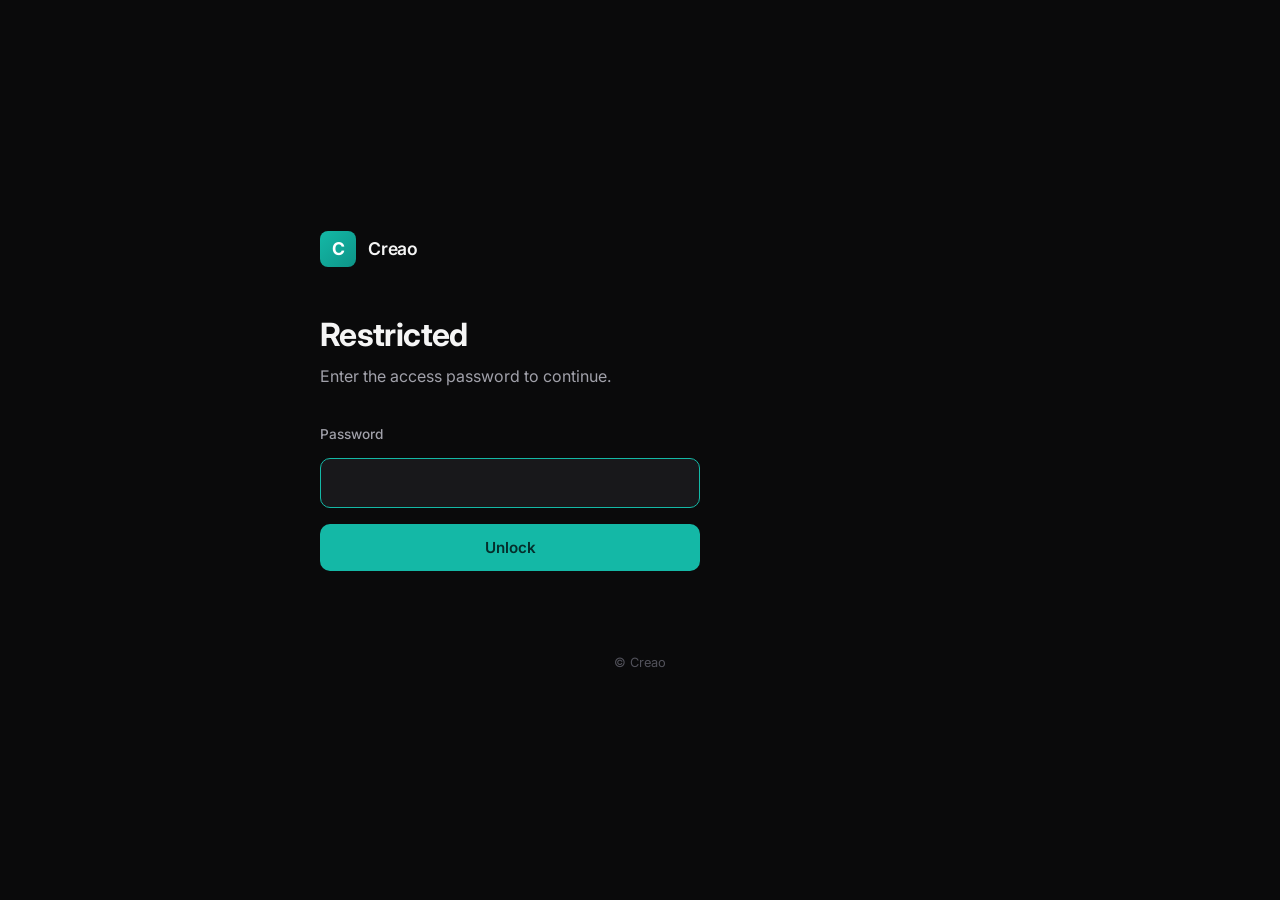
<file: index.html>
<!DOCTYPE html>
<html lang="en">
<head>
  <meta charset="UTF-8" />
  <meta name="viewport" content="width=device-width, initial-scale=1.0" />
  <meta name="robots" content="noindex, nofollow" />
  <title>Creao</title>
  <link rel="preconnect" href="https://fonts.googleapis.com" />
  <link rel="preconnect" href="https://fonts.gstatic.com" crossorigin />
  <link href="https://fonts.googleapis.com/css2?family=Inter:wght@400;500;600;700&display=swap" rel="stylesheet" />
  <style>
    * { box-sizing: border-box; margin: 0; padding: 0; }
    html, body { height: 100%; }
    body {
      font-family: 'Inter', -apple-system, BlinkMacSystemFont, sans-serif;
      background: #0a0a0b;
      color: #f5f5f5;
      min-height: 100vh;
      display: flex;
      align-items: center;
      justify-content: center;
      padding: 2rem;
    }
    .wrap { max-width: 640px; width: 100%; }
    .brand {
      display: flex;
      align-items: center;
      gap: 0.75rem;
      margin-bottom: 3rem;
    }
    .brand-mark {
      width: 36px;
      height: 36px;
      border-radius: 8px;
      background: linear-gradient(135deg, #14b8a6, #0d9488);
      display: flex;
      align-items: center;
      justify-content: center;
      font-weight: 700;
      font-size: 1.1rem;
      color: #fff;
    }
    .brand-name {
      font-size: 1.1rem;
      font-weight: 600;
      letter-spacing: -0.01em;
    }
    h1 {
      font-size: 2rem;
      font-weight: 700;
      letter-spacing: -0.02em;
      margin-bottom: 0.75rem;
    }
    .subtitle {
      color: #a1a1aa;
      font-size: 1rem;
      margin-bottom: 2.5rem;
    }

    /* Lock screen */
    .lock-form {
      display: flex;
      flex-direction: column;
      gap: 1rem;
      max-width: 380px;
    }
    .lock-form label {
      font-size: 0.85rem;
      color: #a1a1aa;
      font-weight: 500;
    }
    .lock-form input[type="password"] {
      width: 100%;
      padding: 0.875rem 1rem;
      background: #18181b;
      border: 1px solid #3f3f46;
      border-radius: 10px;
      color: #f5f5f5;
      font-family: inherit;
      font-size: 1rem;
      transition: border-color 0.15s ease;
    }
    .lock-form input[type="password"]:focus {
      outline: none;
      border-color: #14b8a6;
    }
    .lock-form button {
      padding: 0.875rem 1.25rem;
      background: #14b8a6;
      color: #052e2b;
      font-family: inherit;
      font-weight: 600;
      font-size: 0.95rem;
      border: none;
      border-radius: 10px;
      cursor: pointer;
      transition: background 0.15s ease, transform 0.1s ease;
    }
    .lock-form button:hover { background: #0d9488; }
    .lock-form button:active { transform: scale(0.98); }
    .lock-form button:disabled {
      opacity: 0.6;
      cursor: not-allowed;
    }
    .lock-error {
      color: #f87171;
      font-size: 0.875rem;
      min-height: 1.25rem;
    }

    /* Client list (hidden until unlocked) */
    .clients {
      display: none;
      gap: 0.75rem;
      flex-direction: column;
    }
    .clients.visible { display: flex; }
    .client-card {
      display: flex;
      align-items: center;
      justify-content: space-between;
      padding: 1.25rem 1.5rem;
      background: #18181b;
      border: 1px solid #27272a;
      border-radius: 12px;
      text-decoration: none;
      color: inherit;
      transition: all 0.15s ease;
    }
    .client-card:hover {
      border-color: #14b8a6;
      background: #1f1f23;
      transform: translateY(-1px);
    }
    .client-info { display: flex; flex-direction: column; gap: 0.25rem; }
    .client-name { font-weight: 600; font-size: 1rem; }
    .client-path {
      font-family: 'SF Mono', Menlo, monospace;
      font-size: 0.8rem;
      color: #71717a;
    }
    .arrow {
      color: #52525b;
      transition: color 0.15s ease, transform 0.15s ease;
    }
    .client-card:hover .arrow {
      color: #14b8a6;
      transform: translateX(2px);
    }
    .footer {
      margin-top: 3rem;
      font-size: 0.8rem;
      color: #52525b;
      text-align: center;
    }
    .lock-section, .unlocked-section { display: none; }
    .lock-section.visible, .unlocked-section.visible { display: block; }
    .signout {
      margin-top: 2rem;
      font-size: 0.8rem;
      color: #71717a;
      background: none;
      border: none;
      cursor: pointer;
      text-decoration: underline;
      font-family: inherit;
      padding: 0;
    }
    .signout:hover { color: #f5f5f5; }
  </style>
</head>
<body>
  <div class="wrap">
    <div class="brand">
      <div class="brand-mark">C</div>
      <div class="brand-name">Creao</div>
    </div>

    <!-- LOCK SCREEN -->
    <section class="lock-section visible" id="lockSection">
      <h1>Restricted</h1>
      <p class="subtitle">Enter the access password to continue.</p>
      <form class="lock-form" id="lockForm" autocomplete="off">
        <label for="pw">Password</label>
        <input type="password" id="pw" name="pw" autocomplete="off" required />
        <button type="submit" id="submitBtn">Unlock</button>
        <div class="lock-error" id="errMsg" role="alert" aria-live="polite"></div>
      </form>
    </section>

    <!-- UNLOCKED CONTENT -->
    <section class="unlocked-section" id="unlockedSection">
      <h1>Client Dashboards</h1>
      <p class="subtitle">Performance reporting and payout tracking for partner accounts.</p>
      <div class="clients visible" id="clientList"></div>
      <button class="signout" id="signoutBtn" type="button">Sign out</button>
    </section>

    <div class="footer">© Creao</div>
  </div>

  <script>
    // === Encrypted payload (AES-GCM, PBKDF2-SHA256 250k iters) ===
    const ENC = {
      salt: "Kt22nZgv9mcszds5sNS5pg==",
      iv: "uv7c5bNKk0azf/4Q",
      ct: "dkyPbt1vkjG8nssywyrGdVW+VwEirnwNzJcdxX8Qxl+zWTlTgb/OJPbTAqErFC/ZAvkplRoSbepOMyL0BVF37Rbv7UueYHiWhEF7yW2leScuWKAsU3QpCTocw2Q3C7dDv0CbWW06ErNL5GS8Jme3UmJESQbKjGM2+DCClRyuKkOvcIhNlypbZY5+7JE96gVFi9Cqe+rpcF7OTyuYUubePXaG2W2Vdcta2HKJQJNYgWNY",
      iter: 250000
    };
    const STORAGE_KEY = "creao_unlock_v1";

    const $ = (id) => document.getElementById(id);

    function b64ToBytes(b64) {
      const bin = atob(b64);
      const out = new Uint8Array(bin.length);
      for (let i = 0; i < bin.length; i++) out[i] = bin.charCodeAt(i);
      return out;
    }

    async function deriveKey(password, saltBytes) {
      const enc = new TextEncoder();
      const baseKey = await crypto.subtle.importKey(
        "raw", enc.encode(password), { name: "PBKDF2" }, false, ["deriveKey"]
      );
      return crypto.subtle.deriveKey(
        { name: "PBKDF2", salt: saltBytes, iterations: ENC.iter, hash: "SHA-256" },
        baseKey,
        { name: "AES-GCM", length: 256 },
        false,
        ["decrypt"]
      );
    }

    async function tryUnlock(password) {
      const salt = b64ToBytes(ENC.salt);
      const iv = b64ToBytes(ENC.iv);
      const ct = b64ToBytes(ENC.ct);
      const key = await deriveKey(password, salt);
      const ptBuf = await crypto.subtle.decrypt({ name: "AES-GCM", iv }, key, ct);
      const text = new TextDecoder().decode(ptBuf);
      return JSON.parse(text);
    }

    function renderClients(payload) {
      const list = $("clientList");
      list.innerHTML = "";
      payload.clients.forEach(c => {
        const a = document.createElement("a");
        a.href = `./${c.slug}/`;
        a.className = "client-card";
        a.innerHTML = `
          <div class="client-info">
            <div class="client-name">${c.name}</div>
            <div class="client-path">app.creao.co/${c.slug}</div>
          </div>
          <svg class="arrow" width="20" height="20" viewBox="0 0 24 24" fill="none" stroke="currentColor" stroke-width="2" stroke-linecap="round" stroke-linejoin="round"><line x1="5" y1="12" x2="19" y2="12"/><polyline points="12 5 19 12 12 19"/></svg>`;
        list.appendChild(a);
      });
    }

    function showUnlocked(payload) {
      $("lockSection").classList.remove("visible");
      $("unlockedSection").classList.add("visible");
      renderClients(payload);
    }

    async function handleSubmit(e) {
      e.preventDefault();
      const pw = $("pw").value;
      const btn = $("submitBtn");
      const err = $("errMsg");
      err.textContent = "";
      btn.disabled = true;
      btn.textContent = "Unlocking…";
      try {
        const payload = await tryUnlock(pw);
        sessionStorage.setItem(STORAGE_KEY, pw);
        showUnlocked(payload);
      } catch (ex) {
        err.textContent = "Incorrect password. Try again.";
        $("pw").value = "";
        $("pw").focus();
      } finally {
        btn.disabled = false;
        btn.textContent = "Unlock";
      }
    }

    async function tryRestore() {
      const pw = sessionStorage.getItem(STORAGE_KEY);
      if (!pw) return false;
      try {
        const payload = await tryUnlock(pw);
        showUnlocked(payload);
        return true;
      } catch {
        sessionStorage.removeItem(STORAGE_KEY);
        return false;
      }
    }

    function signOut() {
      sessionStorage.removeItem(STORAGE_KEY);
      $("unlockedSection").classList.remove("visible");
      $("lockSection").classList.add("visible");
      $("pw").value = "";
      $("pw").focus();
    }

    document.addEventListener("DOMContentLoaded", async () => {
      $("lockForm").addEventListener("submit", handleSubmit);
      $("signoutBtn").addEventListener("click", signOut);
      const restored = await tryRestore();
      if (!restored) $("pw").focus();
    });
  </script>
</body>
</html>
</file>
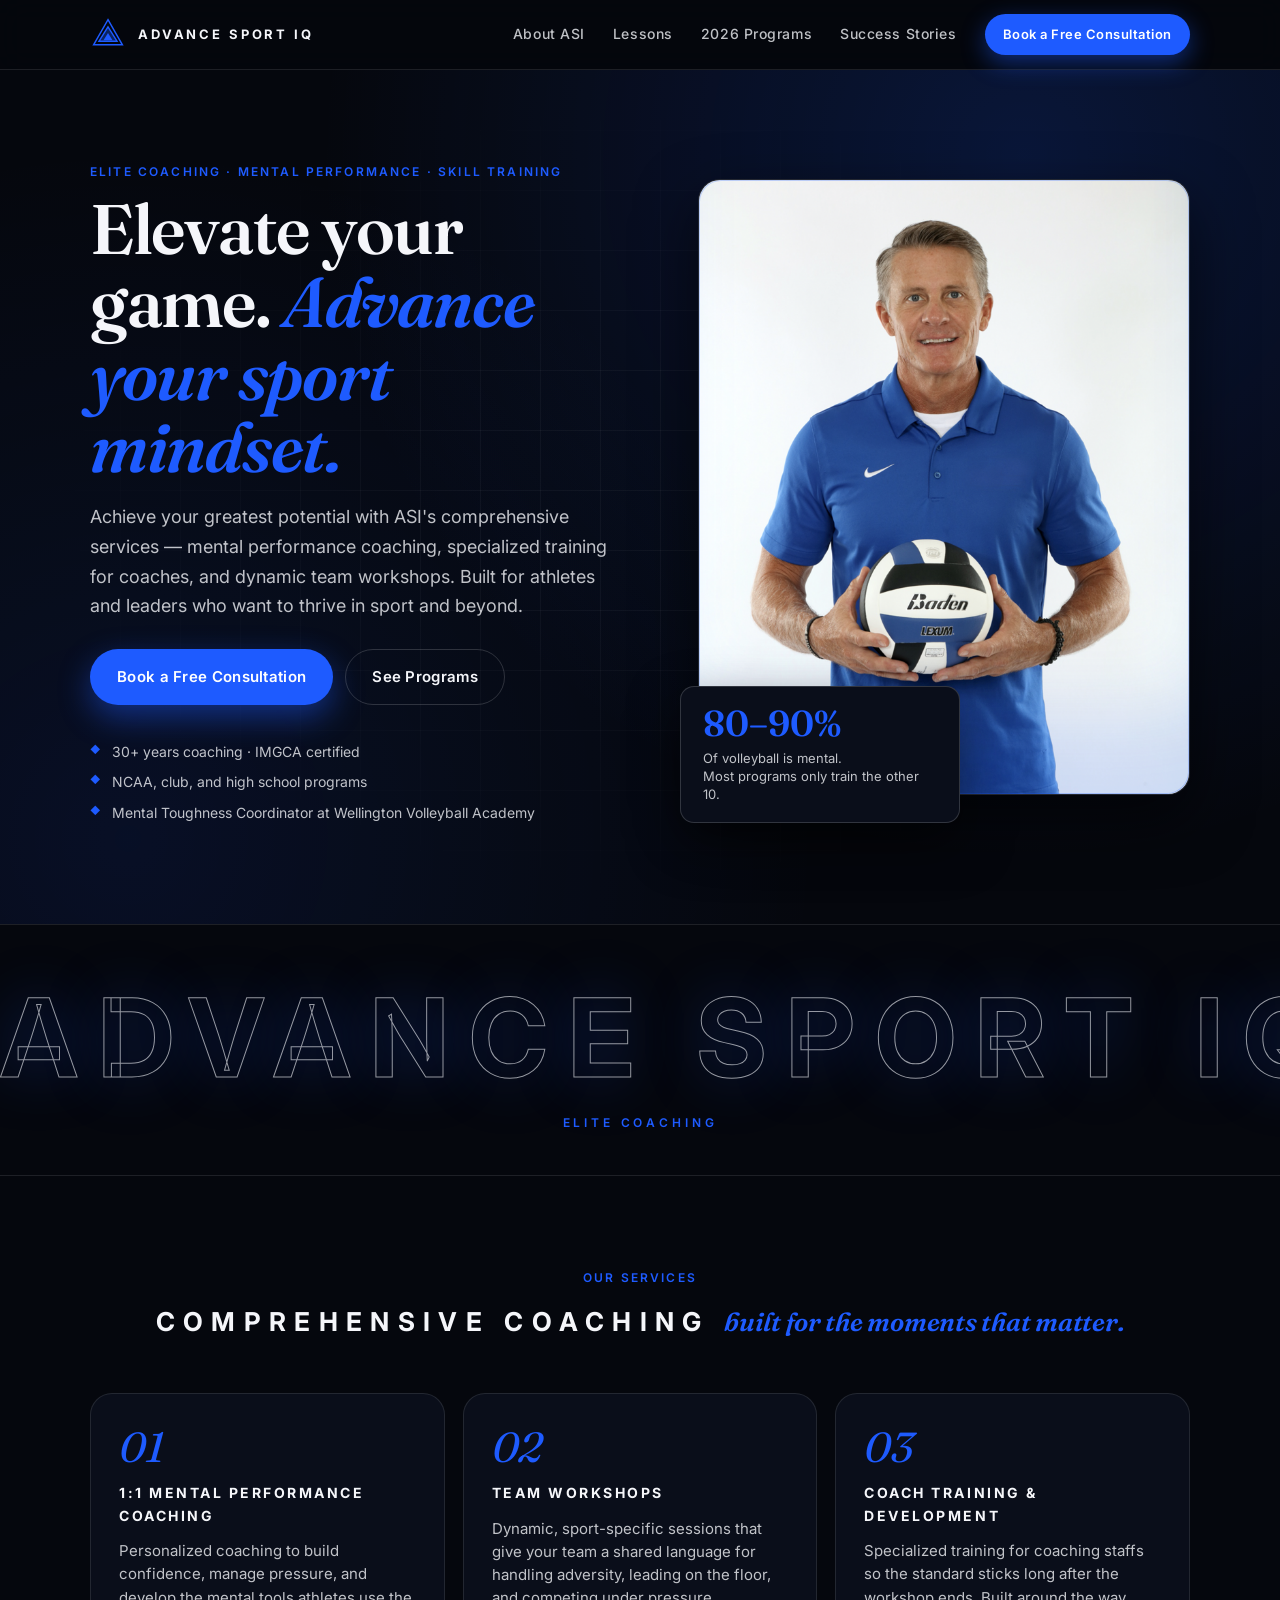
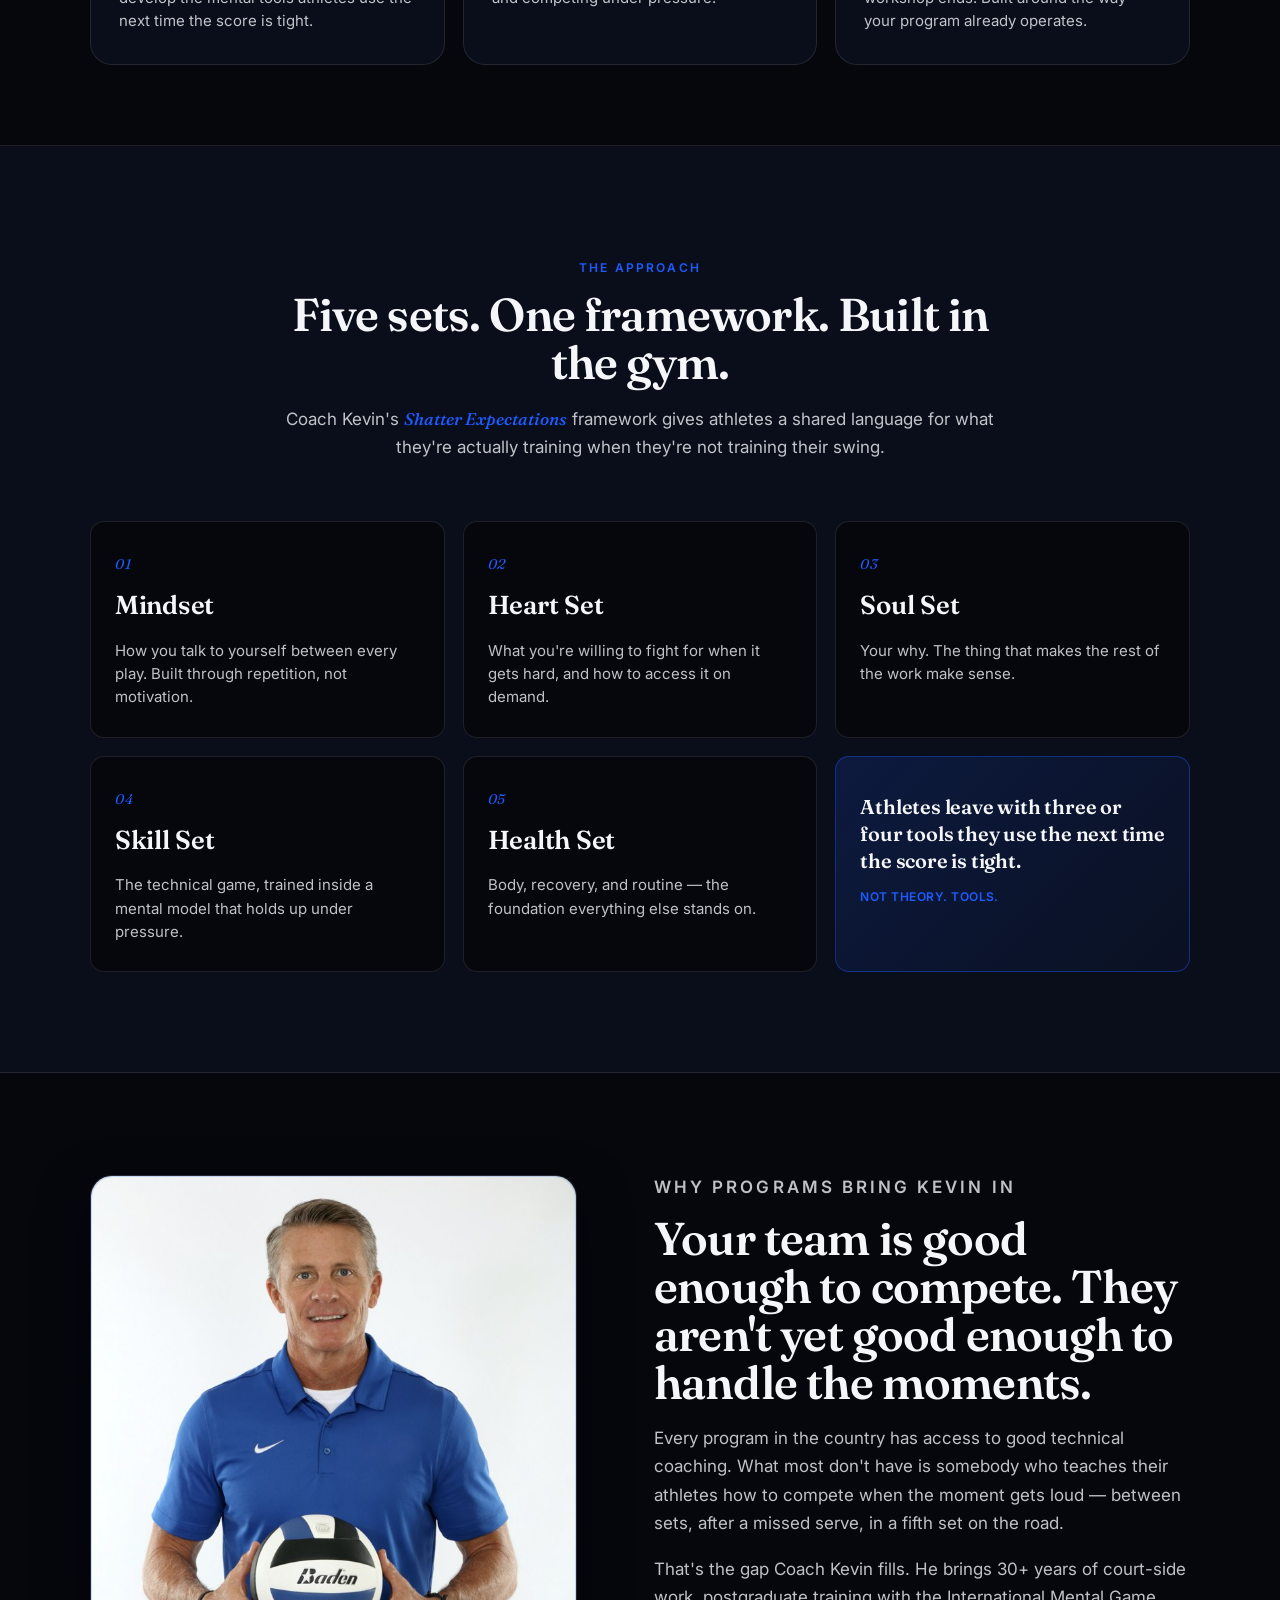
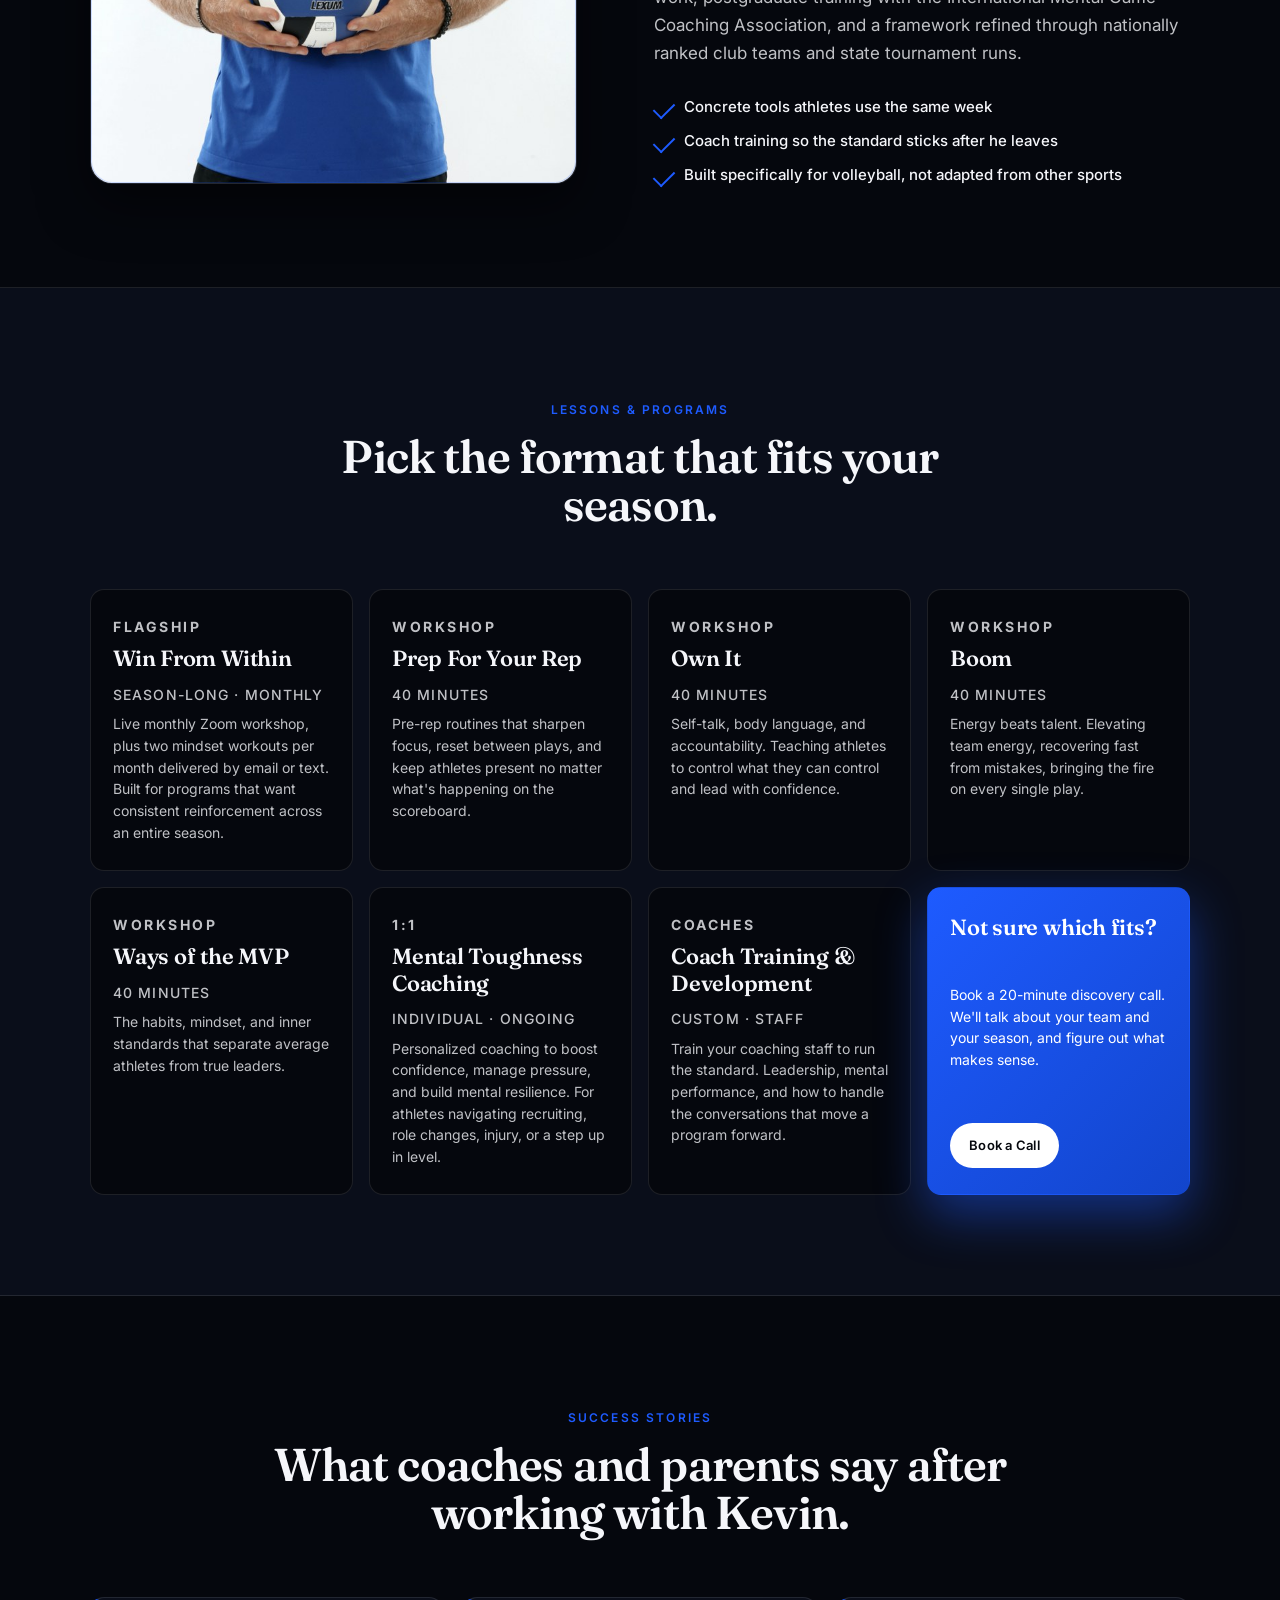
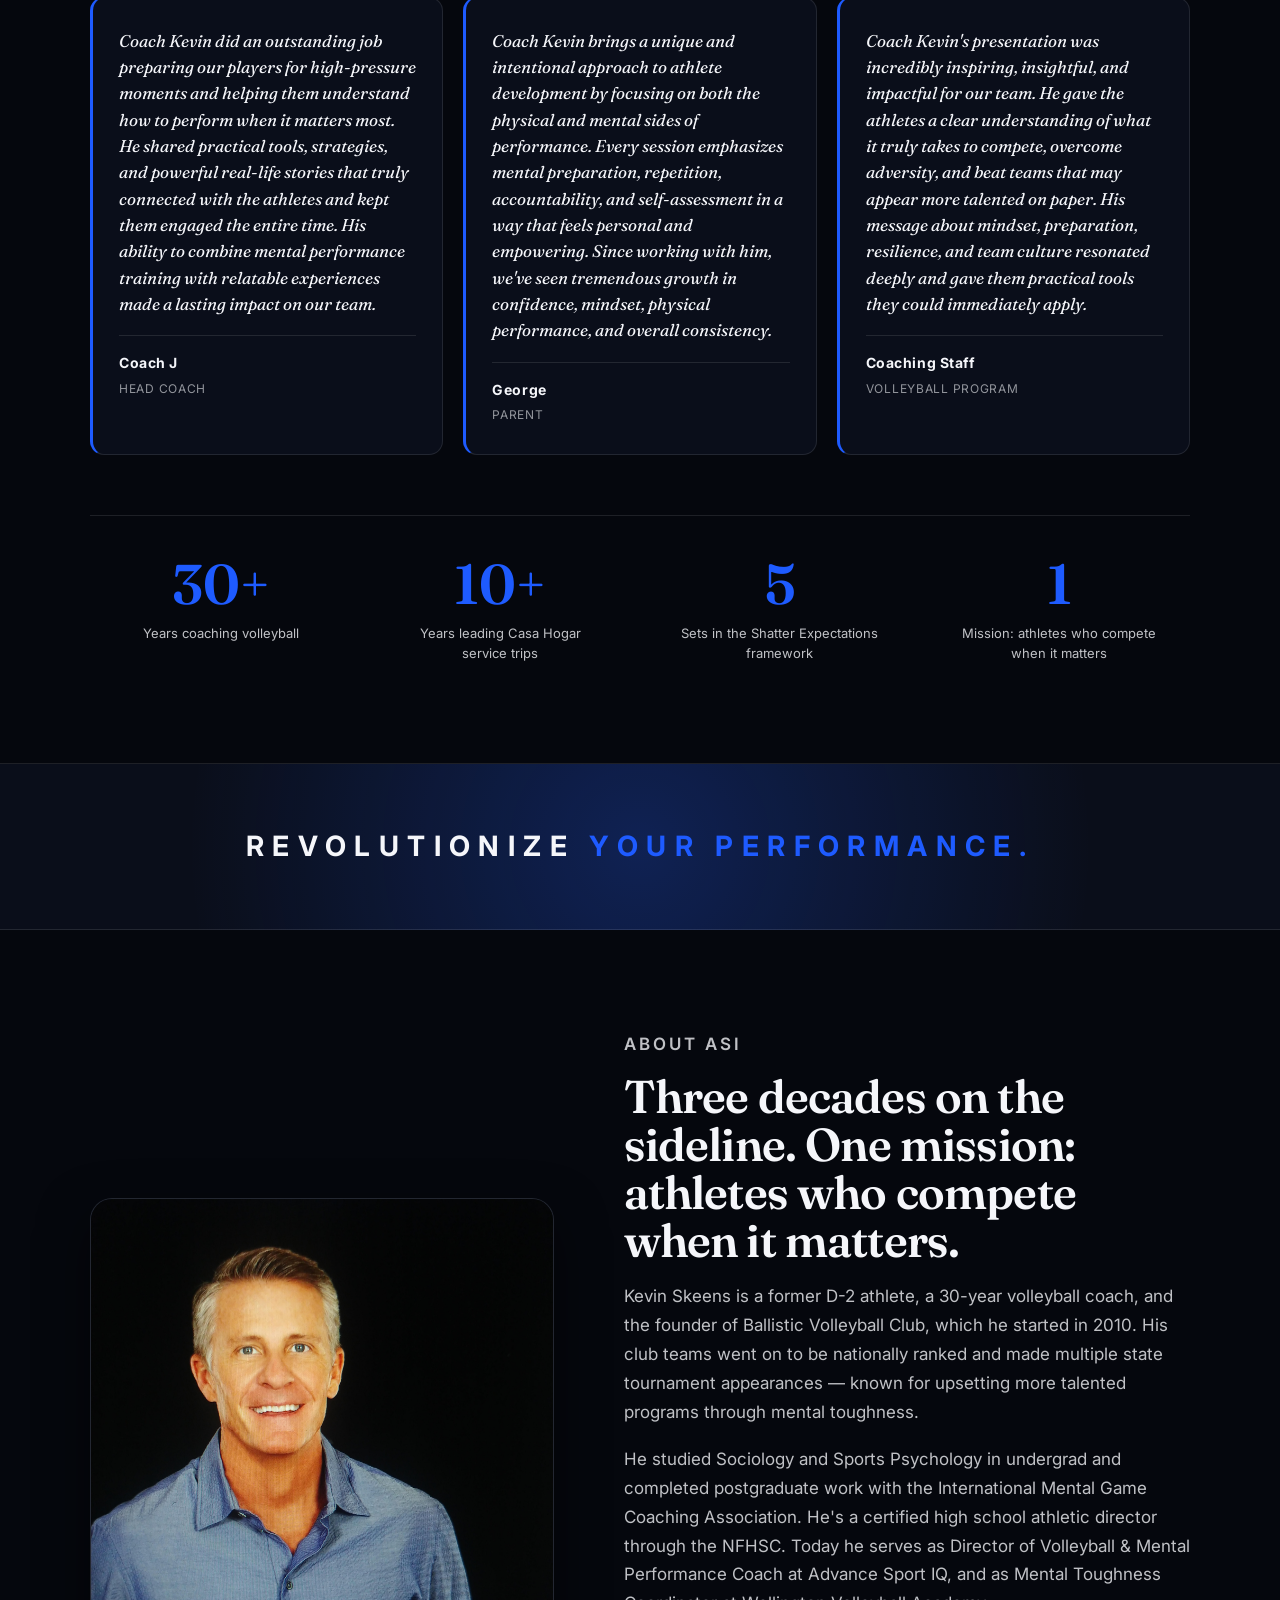
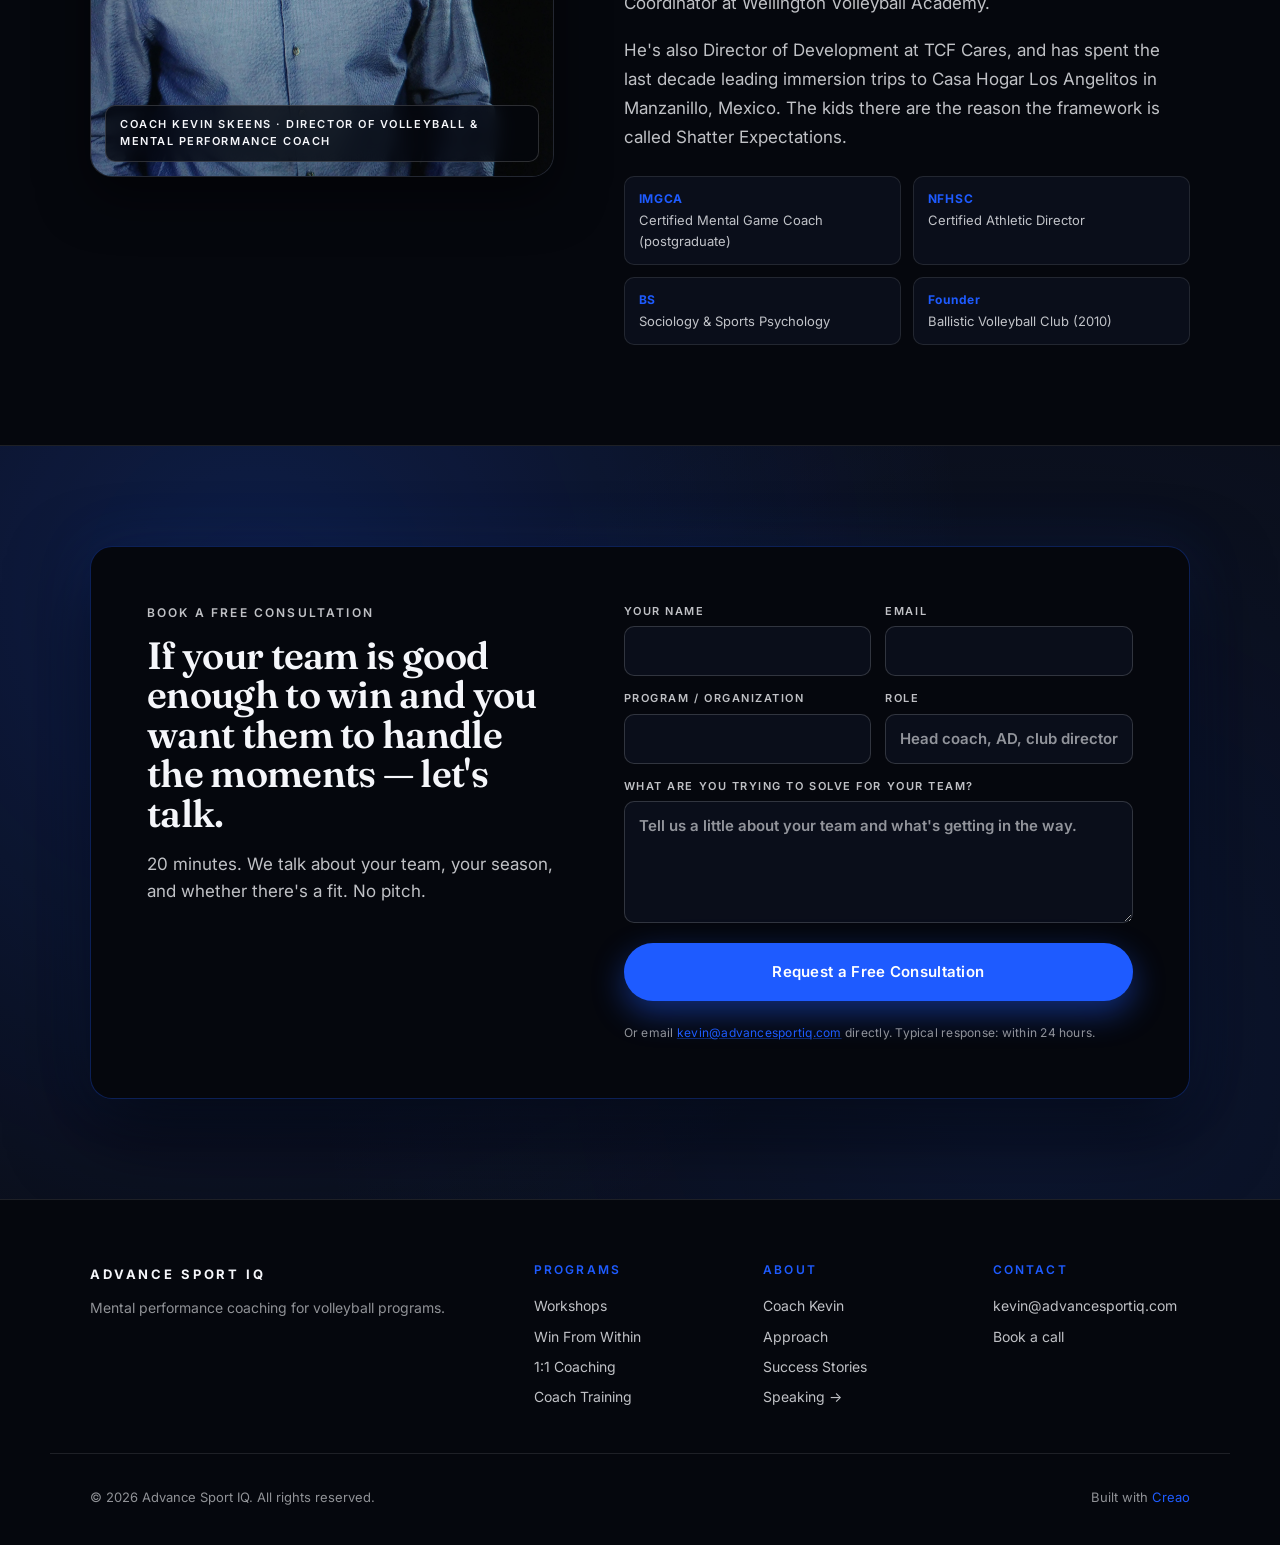
<file: advance-sport-iq/index.html>
<!DOCTYPE html>
<html lang="en">
<head>
<meta charset="UTF-8" />
<meta name="viewport" content="width=device-width, initial-scale=1.0" />
<title>Advance Sport IQ — Mental Performance Coaching for Volleyball Programs</title>
<meta name="description" content="Coach Kevin Skeens helps volleyball programs train the mental side of the game. Team workshops, coach training, season-long programs, and 1:1 mental performance coaching." />
<meta property="og:title" content="Advance Sport IQ — Elite Coaching">
<meta property="og:description" content="Mental performance coaching, team workshops, and coach training for elite athletes, coaches, and clubs.">
<meta property="og:type" content="website">
<link rel="preconnect" href="https://fonts.googleapis.com">
<link rel="preconnect" href="https://fonts.gstatic.com" crossorigin>
<link href="https://fonts.googleapis.com/css2?family=Fraunces:opsz,ital,wght@9..144,0,500..700;9..144,1,500..700&family=Inter:wght@400;500;600;700&display=swap" rel="stylesheet">
<link rel="stylesheet" href="css/style.css?v=2" />
</head>
<body>

<!-- ============ NAV ============ -->
<header class="nav">
  <div class="nav-inner">
    <a href="#top" class="logo" aria-label="Advance Sport IQ — Home">
      <!-- Triangle "A" logo, echoes the brand mark -->
      <svg width="36" height="36" viewBox="0 0 40 40" fill="none" aria-hidden="true">
        <path d="M20 4 L36 32 L4 32 Z" stroke="#1E5BFF" stroke-width="1.6" fill="none"/>
        <path d="M20 12 L30 28 L10 28 Z" stroke="#1E5BFF" stroke-width="1.6" fill="rgba(30,91,255,0.35)"/>
        <path d="M20 19 L25 27 L15 27 Z" fill="#1E5BFF"/>
      </svg>
      <span class="logo-text"><span class="logo-strong">Advance</span> Sport IQ</span>
    </a>
    <nav class="nav-links" aria-label="Primary">
      <a href="#approach">About ASI</a>
      <a href="#programs">Lessons</a>
      <a href="#programs">2026 Programs</a>
      <a href="#results">Success Stories</a>
    </nav>
    <a href="#book" class="nav-cta">Book a Free Consultation</a>
  </div>
</header>

<main id="top">

<!-- ============ HERO ============ -->
<section class="hero">
  <div class="hero-grid">
    <div class="hero-content">
      <p class="eyebrow">Elite Coaching · Mental Performance · Skill Training</p>
      <h1 class="hero-title">
        Elevate your game. <em>Advance your sport mindset.</em>
      </h1>
      <p class="hero-sub">Achieve your greatest potential with ASI's comprehensive services — mental performance coaching, specialized training for coaches, and dynamic team workshops. Built for athletes and leaders who want to thrive in sport and beyond.</p>
      <div class="hero-ctas">
        <a href="#book" class="btn btn-primary">Book a Free Consultation</a>
        <a href="#programs" class="btn btn-ghost">See Programs</a>
      </div>
      <ul class="hero-bullets">
        <li>30+ years coaching · IMGCA certified</li>
        <li>NCAA, club, and high school programs</li>
        <li>Mental Toughness Coordinator at Wellington Volleyball Academy</li>
      </ul>
    </div>
    <div class="hero-visual">
      <div class="hero-photo">
        <img src="images/kevin_coaching.png" alt="Coach Kevin Skeens working with a volleyball athlete" />
      </div>
      <div class="hero-stat">
        <span class="hero-stat-number">80–90%</span>
        <span class="hero-stat-label">Of volleyball is mental.<br/>Most programs only train the other 10.</span>
      </div>
    </div>
  </div>
</section>

<!-- ============ WORDMARK BAND ============ -->
<section class="wordmark-band" aria-hidden="true">
  <div class="wordmark">Advance Sport IQ</div>
  <p class="wordmark-tag">Elite Coaching</p>
</section>

<!-- ============ THREE SERVICE PILLARS ============ -->
<section class="pillars" id="services">
  <div class="container">
    <div class="pillars-head">
      <p class="section-eyebrow">Our Services</p>
      <p class="pillars-tag">Comprehensive coaching <em>built for the moments that matter.</em></p>
    </div>
    <div class="pillars-grid">
      <article class="pillar">
        <span class="pillar-num">01</span>
        <h3>1:1 Mental Performance Coaching</h3>
        <p>Personalized coaching to build confidence, manage pressure, and develop the mental tools athletes use the next time the score is tight.</p>
      </article>
      <article class="pillar">
        <span class="pillar-num">02</span>
        <h3>Team Workshops</h3>
        <p>Dynamic, sport-specific sessions that give your team a shared language for handling adversity, leading on the floor, and competing under pressure.</p>
      </article>
      <article class="pillar">
        <span class="pillar-num">03</span>
        <h3>Coach Training &amp; Development</h3>
        <p>Specialized training for coaching staffs so the standard sticks long after the workshop ends. Built around the way your program already operates.</p>
      </article>
    </div>
  </div>
</section>

<!-- ============ APPROACH (5-set framework) ============ -->
<section class="approach" id="approach">
  <div class="container">
    <div class="section-head">
      <p class="section-eyebrow">The Approach</p>
      <h2 class="section-title">Five sets. One framework. Built in the gym.</h2>
      <p class="section-lede">Coach Kevin's <em>Shatter Expectations</em> framework gives athletes a shared language for what they're actually training when they're not training their swing.</p>
    </div>

    <div class="five-grid">
      <article class="five-card">
        <span class="five-num">01</span>
        <h3>Mindset</h3>
        <p>How you talk to yourself between every play. Built through repetition, not motivation.</p>
      </article>
      <article class="five-card">
        <span class="five-num">02</span>
        <h3>Heart Set</h3>
        <p>What you're willing to fight for when it gets hard, and how to access it on demand.</p>
      </article>
      <article class="five-card">
        <span class="five-num">03</span>
        <h3>Soul Set</h3>
        <p>Your why. The thing that makes the rest of the work make sense.</p>
      </article>
      <article class="five-card">
        <span class="five-num">04</span>
        <h3>Skill Set</h3>
        <p>The technical game, trained inside a mental model that holds up under pressure.</p>
      </article>
      <article class="five-card">
        <span class="five-num">05</span>
        <h3>Health Set</h3>
        <p>Body, recovery, and routine — the foundation everything else stands on.</p>
      </article>
      <article class="five-card five-card--accent">
        <h3>Athletes leave with three or four tools they use the next time the score is tight.</h3>
        <p>Not theory. Tools.</p>
      </article>
    </div>
  </div>
</section>

<!-- ============ FEATURE BLOCK ============ -->
<section class="feature">
  <div class="container feature-grid">
    <div class="feature-image">
      <img src="images/kevin_volleyball.jpg" alt="Coach Kevin Skeens holding a volleyball" />
    </div>
    <div class="feature-text">
      <p class="section-eyebrow">Why Programs Bring Kevin In</p>
      <h2 class="section-title">Your team is good enough to compete. They aren't yet good enough to handle the moments.</h2>
      <p>Every program in the country has access to good technical coaching. What most don't have is somebody who teaches their athletes how to compete when the moment gets loud — between sets, after a missed serve, in a fifth set on the road.</p>
      <p>That's the gap Coach Kevin fills. He brings 30+ years of court-side work, postgraduate training with the International Mental Game Coaching Association, and a framework refined through nationally ranked club teams and state tournament runs.</p>
      <ul class="checklist">
        <li>Concrete tools athletes use the same week</li>
        <li>Coach training so the standard sticks after he leaves</li>
        <li>Built specifically for volleyball, not adapted from other sports</li>
      </ul>
    </div>
  </div>
</section>

<!-- ============ PROGRAMS ============ -->
<section class="programs" id="programs">
  <div class="container">
    <div class="section-head">
      <p class="section-eyebrow">Lessons &amp; Programs</p>
      <h2 class="section-title">Pick the format that fits your season.</h2>
    </div>

    <div class="program-grid">
      <article class="program-card">
        <p class="program-tag">Flagship</p>
        <h3>Win From Within</h3>
        <p class="program-format">Season-long · monthly</p>
        <p>Live monthly Zoom workshop, plus two mindset workouts per month delivered by email or text. Built for programs that want consistent reinforcement across an entire season.</p>
      </article>

      <article class="program-card">
        <p class="program-tag">Workshop</p>
        <h3>Prep For Your Rep</h3>
        <p class="program-format">40 minutes</p>
        <p>Pre-rep routines that sharpen focus, reset between plays, and keep athletes present no matter what's happening on the scoreboard.</p>
      </article>

      <article class="program-card">
        <p class="program-tag">Workshop</p>
        <h3>Own It</h3>
        <p class="program-format">40 minutes</p>
        <p>Self-talk, body language, and accountability. Teaching athletes to control what they can control and lead with confidence.</p>
      </article>

      <article class="program-card">
        <p class="program-tag">Workshop</p>
        <h3>Boom</h3>
        <p class="program-format">40 minutes</p>
        <p>Energy beats talent. Elevating team energy, recovering fast from mistakes, bringing the fire on every single play.</p>
      </article>

      <article class="program-card">
        <p class="program-tag">Workshop</p>
        <h3>Ways of the MVP</h3>
        <p class="program-format">40 minutes</p>
        <p>The habits, mindset, and inner standards that separate average athletes from true leaders.</p>
      </article>

      <article class="program-card">
        <p class="program-tag">1:1</p>
        <h3>Mental Toughness Coaching</h3>
        <p class="program-format">Individual · ongoing</p>
        <p>Personalized coaching to boost confidence, manage pressure, and build mental resilience. For athletes navigating recruiting, role changes, injury, or a step up in level.</p>
      </article>

      <article class="program-card">
        <p class="program-tag">Coaches</p>
        <h3>Coach Training &amp; Development</h3>
        <p class="program-format">Custom · staff</p>
        <p>Train your coaching staff to run the standard. Leadership, mental performance, and how to handle the conversations that move a program forward.</p>
      </article>

      <article class="program-card program-card--cta">
        <h3>Not sure which fits?</h3>
        <p>Book a 20-minute discovery call. We'll talk about your team and your season, and figure out what makes sense.</p>
        <a href="#book" class="btn btn-primary btn-sm">Book a Call</a>
      </article>
    </div>
  </div>
</section>

<!-- ============ RESULTS / TESTIMONIALS ============ -->
<section class="results" id="results">
  <div class="container">
    <div class="section-head">
      <p class="section-eyebrow">Success Stories</p>
      <h2 class="section-title">What coaches and parents say after working with Kevin.</h2>
    </div>

    <div class="testimonial-grid">
      <figure class="testimonial">
        <blockquote>
          <p>Coach Kevin did an outstanding job preparing our players for high-pressure moments and helping them understand how to perform when it matters most. He shared practical tools, strategies, and powerful real-life stories that truly connected with the athletes and kept them engaged the entire time. His ability to combine mental performance training with relatable experiences made a lasting impact on our team.</p>
        </blockquote>
        <figcaption>
          <span class="cite-name">Coach J</span>
          <span class="cite-role">Head Coach</span>
        </figcaption>
      </figure>

      <figure class="testimonial">
        <blockquote>
          <p>Coach Kevin brings a unique and intentional approach to athlete development by focusing on both the physical and mental sides of performance. Every session emphasizes mental preparation, repetition, accountability, and self-assessment in a way that feels personal and empowering. Since working with him, we've seen tremendous growth in confidence, mindset, physical performance, and overall consistency.</p>
        </blockquote>
        <figcaption>
          <span class="cite-name">George</span>
          <span class="cite-role">Parent</span>
        </figcaption>
      </figure>

      <figure class="testimonial">
        <blockquote>
          <p>Coach Kevin's presentation was incredibly inspiring, insightful, and impactful for our team. He gave the athletes a clear understanding of what it truly takes to compete, overcome adversity, and beat teams that may appear more talented on paper. His message about mindset, preparation, resilience, and team culture resonated deeply and gave them practical tools they could immediately apply.</p>
        </blockquote>
        <figcaption>
          <span class="cite-name">Coaching Staff</span>
          <span class="cite-role">Volleyball Program</span>
        </figcaption>
      </figure>
    </div>

    <div class="stats-row">
      <div class="stat">
        <span class="stat-num">30+</span>
        <span class="stat-label">Years coaching volleyball</span>
      </div>
      <div class="stat">
        <span class="stat-num">10+</span>
        <span class="stat-label">Years leading Casa Hogar service trips</span>
      </div>
      <div class="stat">
        <span class="stat-num">5</span>
        <span class="stat-label">Sets in the Shatter Expectations framework</span>
      </div>
      <div class="stat">
        <span class="stat-num">1</span>
        <span class="stat-label">Mission: athletes who compete when it matters</span>
      </div>
    </div>
  </div>
</section>

<!-- ============ REVOLUTIONIZE BAND ============ -->
<section class="rev-band" aria-hidden="true">
  <p>Revolutionize <em>your performance.</em></p>
</section>

<!-- ============ ABOUT ============ -->
<section class="about" id="about">
  <div class="container about-grid">
    <div class="about-image">
      <img src="images/kevin_portrait.jpg" alt="Coach Kevin Skeens portrait" />
      <p class="about-caption">Coach Kevin Skeens · Director of Volleyball &amp; Mental Performance Coach</p>
    </div>
    <div class="about-text">
      <p class="section-eyebrow">About ASI</p>
      <h2 class="section-title">Three decades on the sideline. One mission: athletes who compete when it matters.</h2>
      <p>Kevin Skeens is a former D-2 athlete, a 30-year volleyball coach, and the founder of Ballistic Volleyball Club, which he started in 2010. His club teams went on to be nationally ranked and made multiple state tournament appearances — known for upsetting more talented programs through mental toughness.</p>
      <p>He studied Sociology and Sports Psychology in undergrad and completed postgraduate work with the International Mental Game Coaching Association. He's a certified high school athletic director through the NFHSC. Today he serves as Director of Volleyball &amp; Mental Performance Coach at Advance Sport IQ, and as Mental Toughness Coordinator at Wellington Volleyball Academy.</p>
      <p>He's also Director of Development at TCF Cares, and has spent the last decade leading immersion trips to Casa Hogar Los Angelitos in Manzanillo, Mexico. The kids there are the reason the framework is called Shatter Expectations.</p>

      <ul class="cred-list">
        <li><strong>IMGCA</strong> Certified Mental Game Coach (postgraduate)</li>
        <li><strong>NFHSC</strong> Certified Athletic Director</li>
        <li><strong>BS</strong> Sociology &amp; Sports Psychology</li>
        <li><strong>Founder</strong> Ballistic Volleyball Club (2010)</li>
      </ul>
    </div>
  </div>
</section>

<!-- ============ BOOK / CTA ============ -->
<section class="book" id="book">
  <div class="container">
    <div class="book-card">
      <div class="book-text">
        <p class="section-eyebrow">Book a Free Consultation</p>
        <h2 class="section-title">If your team is good enough to win and you want them to handle the moments — let's talk.</h2>
        <p>20 minutes. We talk about your team, your season, and whether there's a fit. No pitch.</p>
      </div>

      <form class="book-form" id="book-form" onsubmit="return submitForm(event)">
        <div class="form-row">
          <label>
            Your name
            <input type="text" name="name" required />
          </label>
          <label>
            Email
            <input type="email" name="email" required />
          </label>
        </div>
        <div class="form-row">
          <label>
            Program / Organization
            <input type="text" name="program" required />
          </label>
          <label>
            Role
            <input type="text" name="role" placeholder="Head coach, AD, club director…" />
          </label>
        </div>
        <label>
          What are you trying to solve for your team?
          <textarea name="message" rows="4" placeholder="Tell us a little about your team and what's getting in the way."></textarea>
        </label>
        <button type="submit" class="btn btn-primary btn-block">Request a Free Consultation</button>
        <p class="form-fineprint">Or email <a href="mailto:kevin@advancesportiq.com">kevin@advancesportiq.com</a> directly. Typical response: within 24 hours.</p>
      </form>
    </div>
  </div>
</section>

</main>

<!-- ============ FOOTER ============ -->
<footer class="footer">
  <div class="container footer-inner">
    <div class="footer-brand">
      <span class="logo-text"><span class="logo-strong">Advance</span> Sport IQ</span>
      <p class="footer-tag">Mental performance coaching for volleyball programs.</p>
    </div>
    <div class="footer-links">
      <div>
        <p class="footer-head">Programs</p>
        <a href="#programs">Workshops</a>
        <a href="#programs">Win From Within</a>
        <a href="#programs">1:1 Coaching</a>
        <a href="#programs">Coach Training</a>
      </div>
      <div>
        <p class="footer-head">About</p>
        <a href="#about">Coach Kevin</a>
        <a href="#approach">Approach</a>
        <a href="#results">Success Stories</a>
        <a href="https://app.creao.co/shatter-expectations/">Speaking →</a>
      </div>
      <div>
        <p class="footer-head">Contact</p>
        <a href="mailto:kevin@advancesportiq.com">kevin@advancesportiq.com</a>
        <a href="#book">Book a call</a>
      </div>
    </div>
  </div>
  <div class="footer-bottom container">
    <p>© <span id="year"></span> Advance Sport IQ. All rights reserved.</p>
    <p>Built with <a href="https://creao.co">Creao</a></p>
  </div>
</footer>

<script src="js/main.js"></script>
</body>
</html>
</file>
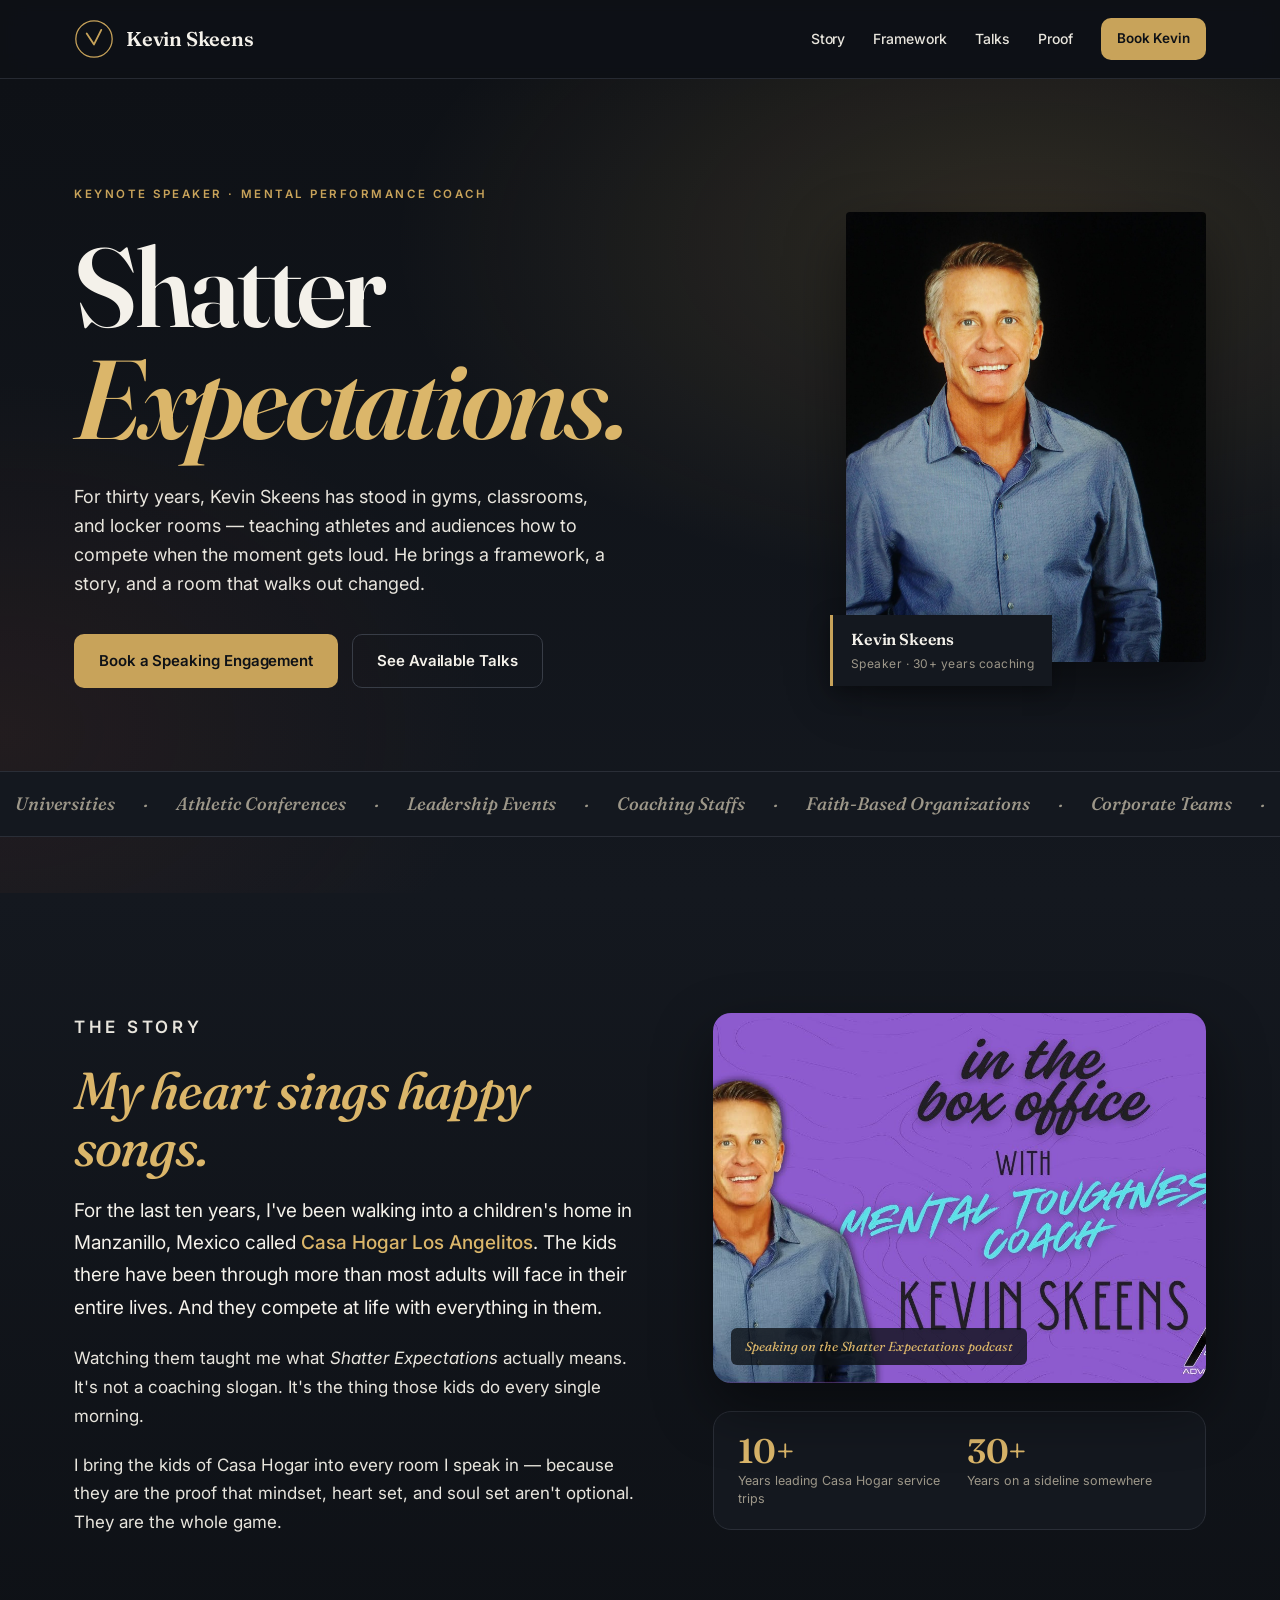
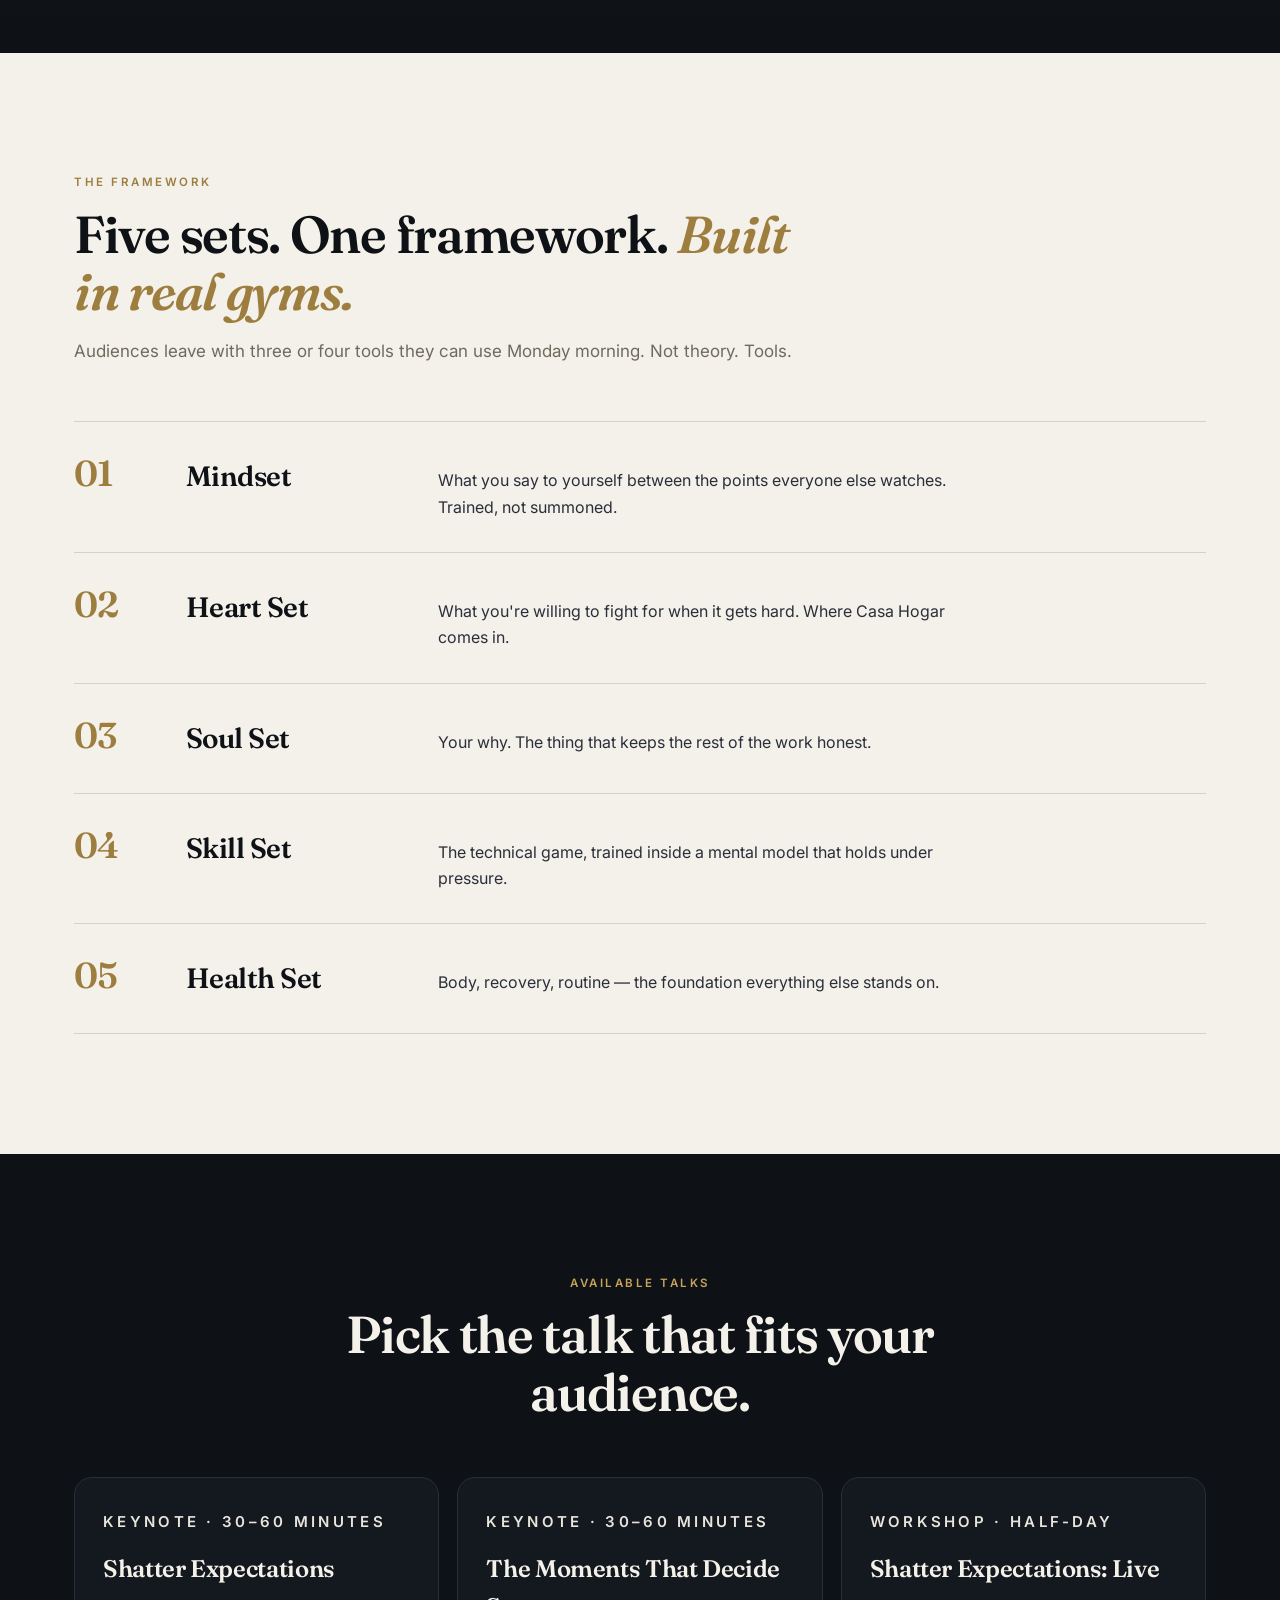
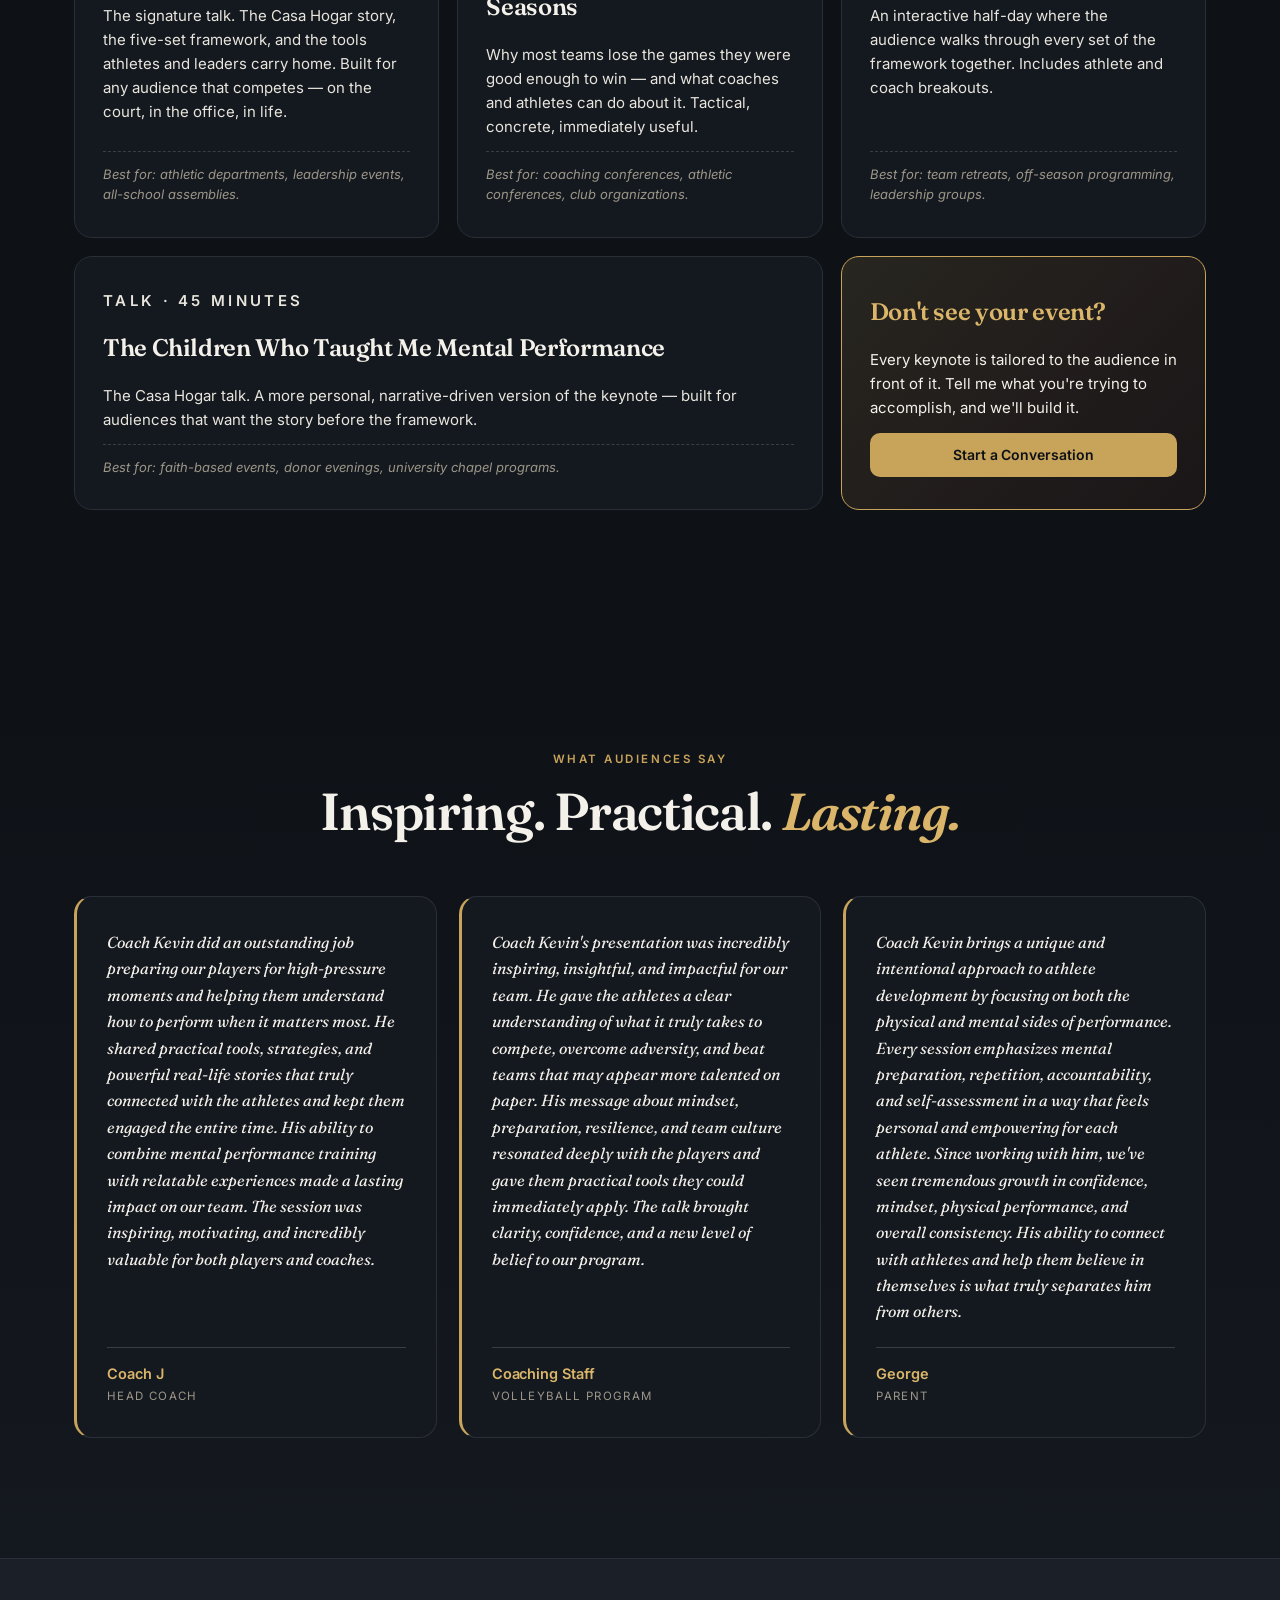
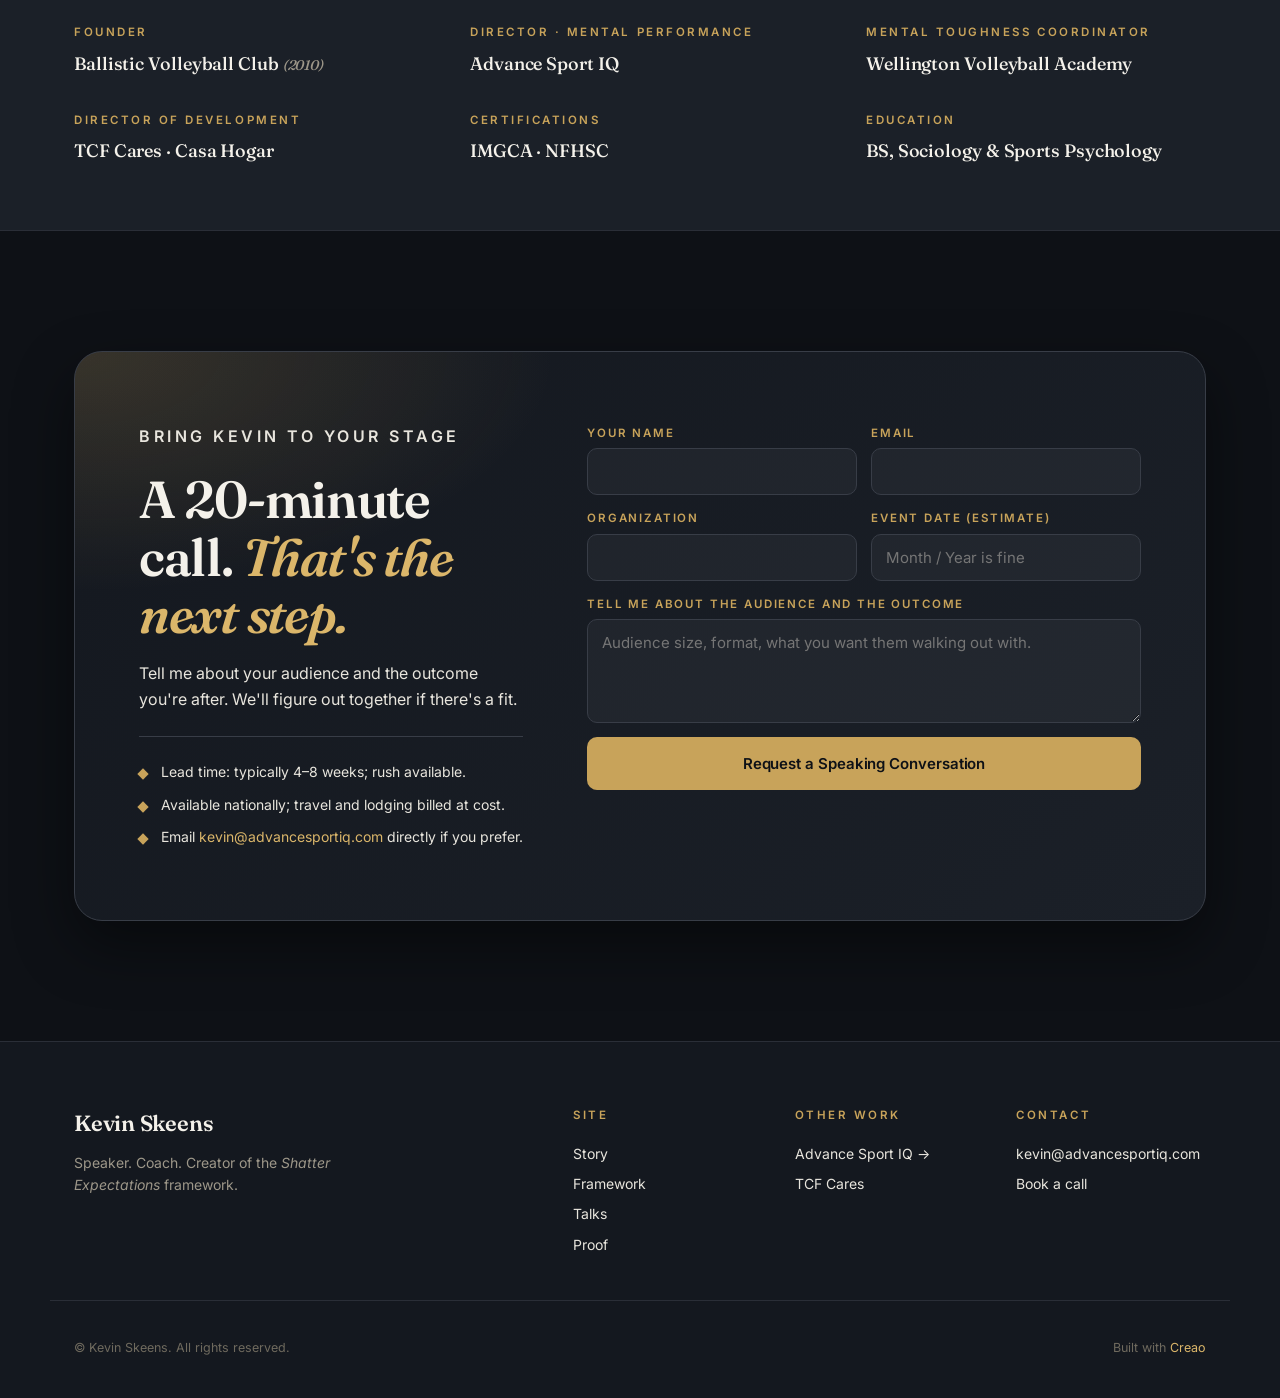
<file: shatter-expectations/index.html>
<!DOCTYPE html>
<html lang="en">
<head>
<meta charset="UTF-8" />
<meta name="viewport" content="width=device-width, initial-scale=1.0" />
<title>Kevin Skeens — Speaker, Author of the Shatter Expectations Framework</title>
<meta name="description" content="Kevin Skeens — keynote speaker, mental performance coach, and creator of the Shatter Expectations framework. For universities, athletic conferences, leadership events, and organizations." />
<meta property="og:title" content="Kevin Skeens — Speaker · Shatter Expectations">
<meta property="og:description" content="Keynotes that move rooms. Built on 30 years of coaching and the Casa Hogar story.">
<meta property="og:type" content="website">
<link rel="preconnect" href="https://fonts.googleapis.com">
<link rel="preconnect" href="https://fonts.gstatic.com" crossorigin>
<link href="https://fonts.googleapis.com/css2?family=Fraunces:opsz,wght@9..144,400;9..144,500;9..144,600;9..144,700&family=Inter:wght@400;500;600;700&display=swap" rel="stylesheet">
<link rel="stylesheet" href="css/style.css" />
</head>
<body>

<!-- ============ NAV ============ -->
<header class="nav">
  <div class="nav-inner">
    <a href="#top" class="logo" aria-label="Kevin Skeens — Home">
      <svg width="40" height="40" viewBox="0 0 44 44" fill="none" aria-hidden="true">
        <circle cx="22" cy="22" r="20" stroke="currentColor" stroke-width="1.4" fill="none"/>
        <path d="M14 16 L22 28 L30 12" stroke="currentColor" stroke-width="2" stroke-linecap="round" stroke-linejoin="round" fill="none"/>
      </svg>
      <span class="logo-text">Kevin Skeens</span>
    </a>
    <nav class="nav-links" aria-label="Primary">
      <a href="#story">Story</a>
      <a href="#framework">Framework</a>
      <a href="#talks">Talks</a>
      <a href="#proof">Proof</a>
    </nav>
    <a href="#book" class="nav-cta">Book Kevin</a>
  </div>
</header>

<main id="top">

<!-- ============ HERO ============ -->
<section class="hero">
  <div class="hero-bg" aria-hidden="true"></div>
  <div class="hero-inner">
    <div class="hero-content">
      <p class="eyebrow">Keynote Speaker · Mental Performance Coach</p>
      <h1 class="hero-title">
        <span class="hero-line">Shatter</span>
        <span class="hero-line hero-line--accent"><em>Expectations.</em></span>
      </h1>
      <p class="hero-sub">For thirty years, Kevin Skeens has stood in gyms, classrooms, and locker rooms — teaching athletes and audiences how to compete when the moment gets loud. He brings a framework, a story, and a room that walks out changed.</p>
      <div class="hero-ctas">
        <a href="#book" class="btn btn-primary">Book a Speaking Engagement</a>
        <a href="#talks" class="btn btn-ghost">See Available Talks</a>
      </div>
    </div>
    <div class="hero-portrait">
      <div class="portrait-frame">
        <img src="images/kevin_headshot.jpg" alt="Kevin Skeens, keynote speaker" />
      </div>
      <div class="portrait-meta">
        <span class="portrait-name">Kevin Skeens</span>
        <span class="portrait-role">Speaker · 30+ years coaching</span>
      </div>
    </div>
  </div>
  <div class="hero-marquee" aria-hidden="true">
    <span>Universities</span><span>·</span>
    <span>Athletic Conferences</span><span>·</span>
    <span>Leadership Events</span><span>·</span>
    <span>Coaching Staffs</span><span>·</span>
    <span>Faith-Based Organizations</span><span>·</span>
    <span>Corporate Teams</span><span>·</span>
  </div>
</section>

<!-- ============ STORY ============ -->
<section class="story" id="story">
  <div class="container">
    <div class="story-grid">
      <div class="story-text">
        <p class="section-eyebrow">The Story</p>
        <h2 class="section-title">My heart sings happy songs.</h2>
        <p class="story-lede">For the last ten years, I've been walking into a children's home in Manzanillo, Mexico called <strong>Casa Hogar Los Angelitos</strong>. The kids there have been through more than most adults will face in their entire lives. And they compete at life with everything in them.</p>
        <p>Watching them taught me what <em>Shatter Expectations</em> actually means. It's not a coaching slogan. It's the thing those kids do every single morning.</p>
        <p>I bring the kids of Casa Hogar into every room I speak in — because they are the proof that mindset, heart set, and soul set aren't optional. They are the whole game.</p>
      </div>
      <div class="story-visual">
        <figure class="story-figure">
          <img src="images/kevin_speaking.jpg" alt="Kevin Skeens speaking on a podcast" />
          <figcaption>Speaking on the <em>Shatter Expectations</em> podcast</figcaption>
        </figure>
        <div class="story-meta">
          <div>
            <span class="meta-num">10+</span>
            <span class="meta-label">Years leading Casa Hogar service trips</span>
          </div>
          <div>
            <span class="meta-num">30+</span>
            <span class="meta-label">Years on a sideline somewhere</span>
          </div>
        </div>
      </div>
    </div>
  </div>
</section>

<!-- ============ FRAMEWORK ============ -->
<section class="framework" id="framework">
  <div class="container">
    <div class="section-head section-head--left">
      <p class="section-eyebrow">The Framework</p>
      <h2 class="section-title">Five sets. One framework. <em>Built in real gyms.</em></h2>
      <p class="section-lede">Audiences leave with three or four tools they can use Monday morning. Not theory. Tools.</p>
    </div>

    <div class="framework-list">
      <div class="frame-row">
        <span class="frame-num">01</span>
        <h3>Mindset</h3>
        <p>What you say to yourself between the points everyone else watches. Trained, not summoned.</p>
      </div>
      <div class="frame-row">
        <span class="frame-num">02</span>
        <h3>Heart Set</h3>
        <p>What you're willing to fight for when it gets hard. Where Casa Hogar comes in.</p>
      </div>
      <div class="frame-row">
        <span class="frame-num">03</span>
        <h3>Soul Set</h3>
        <p>Your why. The thing that keeps the rest of the work honest.</p>
      </div>
      <div class="frame-row">
        <span class="frame-num">04</span>
        <h3>Skill Set</h3>
        <p>The technical game, trained inside a mental model that holds under pressure.</p>
      </div>
      <div class="frame-row">
        <span class="frame-num">05</span>
        <h3>Health Set</h3>
        <p>Body, recovery, routine — the foundation everything else stands on.</p>
      </div>
    </div>
  </div>
</section>

<!-- ============ TALKS ============ -->
<section class="talks" id="talks">
  <div class="container">
    <div class="section-head section-head--center">
      <p class="section-eyebrow">Available Talks</p>
      <h2 class="section-title">Pick the talk that fits your audience.</h2>
    </div>

    <div class="talks-grid">
      <article class="talk-card">
        <p class="talk-format">Keynote · 30–60 minutes</p>
        <h3>Shatter Expectations</h3>
        <p>The signature talk. The Casa Hogar story, the five-set framework, and the tools athletes and leaders carry home. Built for any audience that competes — on the court, in the office, in life.</p>
        <p class="talk-fit">Best for: athletic departments, leadership events, all-school assemblies.</p>
      </article>

      <article class="talk-card">
        <p class="talk-format">Keynote · 30–60 minutes</p>
        <h3>The Moments That Decide Seasons</h3>
        <p>Why most teams lose the games they were good enough to win — and what coaches and athletes can do about it. Tactical, concrete, immediately useful.</p>
        <p class="talk-fit">Best for: coaching conferences, athletic conferences, club organizations.</p>
      </article>

      <article class="talk-card">
        <p class="talk-format">Workshop · Half-day</p>
        <h3>Shatter Expectations: Live</h3>
        <p>An interactive half-day where the audience walks through every set of the framework together. Includes athlete and coach breakouts.</p>
        <p class="talk-fit">Best for: team retreats, off-season programming, leadership groups.</p>
      </article>

      <article class="talk-card">
        <p class="talk-format">Talk · 45 minutes</p>
        <h3>The Children Who Taught Me Mental Performance</h3>
        <p>The Casa Hogar talk. A more personal, narrative-driven version of the keynote — built for audiences that want the story before the framework.</p>
        <p class="talk-fit">Best for: faith-based events, donor evenings, university chapel programs.</p>
      </article>

      <article class="talk-card talk-card--accent">
        <h3>Don't see your event?</h3>
        <p>Every keynote is tailored to the audience in front of it. Tell me what you're trying to accomplish, and we'll build it.</p>
        <a href="#book" class="btn btn-primary btn-sm">Start a Conversation</a>
      </article>
    </div>
  </div>
</section>

<!-- ============ PROOF / TESTIMONIALS ============ -->
<section class="proof" id="proof">
  <div class="container">
    <div class="section-head section-head--center">
      <p class="section-eyebrow">What Audiences Say</p>
      <h2 class="section-title">Inspiring. Practical. <em>Lasting.</em></h2>
    </div>

    <div class="proof-grid">
      <figure class="quote">
        <blockquote>
          <p>Coach Kevin did an outstanding job preparing our players for high-pressure moments and helping them understand how to perform when it matters most. He shared practical tools, strategies, and powerful real-life stories that truly connected with the athletes and kept them engaged the entire time. His ability to combine mental performance training with relatable experiences made a lasting impact on our team. The session was inspiring, motivating, and incredibly valuable for both players and coaches.</p>
        </blockquote>
        <figcaption>
          <span class="cite-name">Coach J</span>
          <span class="cite-role">Head Coach</span>
        </figcaption>
      </figure>

      <figure class="quote">
        <blockquote>
          <p>Coach Kevin's presentation was incredibly inspiring, insightful, and impactful for our team. He gave the athletes a clear understanding of what it truly takes to compete, overcome adversity, and beat teams that may appear more talented on paper. His message about mindset, preparation, resilience, and team culture resonated deeply with the players and gave them practical tools they could immediately apply. The talk brought clarity, confidence, and a new level of belief to our program.</p>
        </blockquote>
        <figcaption>
          <span class="cite-name">Coaching Staff</span>
          <span class="cite-role">Volleyball Program</span>
        </figcaption>
      </figure>

      <figure class="quote">
        <blockquote>
          <p>Coach Kevin brings a unique and intentional approach to athlete development by focusing on both the physical and mental sides of performance. Every session emphasizes mental preparation, repetition, accountability, and self-assessment in a way that feels personal and empowering for each athlete. Since working with him, we've seen tremendous growth in confidence, mindset, physical performance, and overall consistency. His ability to connect with athletes and help them believe in themselves is what truly separates him from others.</p>
        </blockquote>
        <figcaption>
          <span class="cite-name">George</span>
          <span class="cite-role">Parent</span>
        </figcaption>
      </figure>
    </div>
  </div>
</section>

<!-- ============ CREDS BAND ============ -->
<section class="creds">
  <div class="container">
    <div class="cred-grid">
      <div>
        <p class="cred-label">Founder</p>
        <p class="cred-value">Ballistic Volleyball Club <span>(2010)</span></p>
      </div>
      <div>
        <p class="cred-label">Director · Mental Performance</p>
        <p class="cred-value">Advance Sport IQ</p>
      </div>
      <div>
        <p class="cred-label">Mental Toughness Coordinator</p>
        <p class="cred-value">Wellington Volleyball Academy</p>
      </div>
      <div>
        <p class="cred-label">Director of Development</p>
        <p class="cred-value">TCF Cares · Casa Hogar</p>
      </div>
      <div>
        <p class="cred-label">Certifications</p>
        <p class="cred-value">IMGCA · NFHSC</p>
      </div>
      <div>
        <p class="cred-label">Education</p>
        <p class="cred-value">BS, Sociology &amp; Sports Psychology</p>
      </div>
    </div>
  </div>
</section>

<!-- ============ BOOK / CTA ============ -->
<section class="book" id="book">
  <div class="container">
    <div class="book-card">
      <div class="book-text">
        <p class="section-eyebrow">Bring Kevin to your stage</p>
        <h2 class="section-title">A 20-minute call. <em>That's the next step.</em></h2>
        <p>Tell me about your audience and the outcome you're after. We'll figure out together if there's a fit.</p>
        <ul class="book-bullets">
          <li>Lead time: typically 4–8 weeks; rush available.</li>
          <li>Available nationally; travel and lodging billed at cost.</li>
          <li>Email <a href="mailto:kevin@advancesportiq.com">kevin@advancesportiq.com</a> directly if you prefer.</li>
        </ul>
      </div>

      <form class="book-form" id="book-form" onsubmit="return submitForm(event)">
        <div class="form-row">
          <label>
            Your name
            <input type="text" name="name" required />
          </label>
          <label>
            Email
            <input type="email" name="email" required />
          </label>
        </div>
        <div class="form-row">
          <label>
            Organization
            <input type="text" name="org" required />
          </label>
          <label>
            Event date (estimate)
            <input type="text" name="date" placeholder="Month / Year is fine" />
          </label>
        </div>
        <label>
          Tell me about the audience and the outcome
          <textarea name="message" rows="4" placeholder="Audience size, format, what you want them walking out with."></textarea>
        </label>
        <button type="submit" class="btn btn-primary btn-block">Request a Speaking Conversation</button>
      </form>
    </div>
  </div>
</section>

</main>

<!-- ============ FOOTER ============ -->
<footer class="footer">
  <div class="container footer-inner">
    <div class="footer-brand">
      <span class="logo-text">Kevin Skeens</span>
      <p class="footer-tag">Speaker. Coach. Creator of the <em>Shatter Expectations</em> framework.</p>
    </div>
    <div class="footer-links">
      <div>
        <p class="footer-head">Site</p>
        <a href="#story">Story</a>
        <a href="#framework">Framework</a>
        <a href="#talks">Talks</a>
        <a href="#proof">Proof</a>
      </div>
      <div>
        <p class="footer-head">Other Work</p>
        <a href="https://app.creao.co/advance-sport-iq/">Advance Sport IQ →</a>
        <a href="https://tcfcares.org" target="_blank" rel="noopener">TCF Cares</a>
      </div>
      <div>
        <p class="footer-head">Contact</p>
        <a href="mailto:kevin@advancesportiq.com">kevin@advancesportiq.com</a>
        <a href="#book">Book a call</a>
      </div>
    </div>
  </div>
  <div class="footer-bottom container">
    <p>© <span id="year"></span> Kevin Skeens. All rights reserved.</p>
    <p>Built with <a href="https://creao.co">Creao</a></p>
  </div>
</footer>

<script src="js/main.js"></script>
</body>
</html>
</file>
<file: advance-sport-iq/css/style.css>
/* ===========================================================
   Advance Sport IQ — production site
   Brand: matches advancesportiq.com (dark + electric blue triangle)
   =========================================================== */

:root {
  /* Brand colors — pulled from advancesportiq.com */
  --ink: #05070D;            /* near-black background */
  --ink-2: #0A0E1A;          /* card background */
  --ink-3: #121828;          /* border/lift */
  --line: rgba(255,255,255,0.10);
  --line-strong: rgba(255,255,255,0.16);
  --paper: #F5F6FA;          /* near-white text */
  --paper-2: rgba(245,246,250,0.78);
  --paper-3: rgba(245,246,250,0.58);
  --blue: #1E5BFF;           /* electric blue (brand) */
  --blue-2: #2C6BFF;
  --blue-glow: rgba(30,91,255,0.45);
  --gold: #C9A35B;           /* secondary accent (warmth) */

  /* Type */
  --serif: 'Fraunces', Georgia, serif;
  --sans: 'Inter', -apple-system, system-ui, Segoe UI, Roboto, sans-serif;
  --display: 'Inter', -apple-system, system-ui, Segoe UI, Roboto, sans-serif;

  --maxw: 1180px;
  --gutter: clamp(20px, 4vw, 40px);
  --radius: 14px;
  --radius-lg: 22px;
}

* { box-sizing: border-box; }
html { scroll-behavior: smooth; }
body {
  margin: 0;
  font-family: var(--sans);
  color: var(--paper);
  background: var(--ink);
  font-size: 17px;
  line-height: 1.6;
  -webkit-font-smoothing: antialiased;
  text-rendering: optimizeLegibility;
}

img { max-width: 100%; display: block; }
a { color: inherit; }
button { font: inherit; cursor: pointer; }

.container {
  max-width: var(--maxw);
  margin: 0 auto;
  padding: 0 var(--gutter);
}

/* ============== TYPE ============== */
.hero-title,
.section-title {
  font-family: var(--serif);
  font-weight: 600;
  letter-spacing: -0.018em;
  line-height: 1.04;
  color: var(--paper);
  margin: 0 0 18px;
}
.hero-title em,
.section-title em {
  font-style: italic;
  color: var(--blue);
  font-weight: 600;
}
.hero-title { font-size: clamp(40px, 6vw, 70px); }
.section-title { font-size: clamp(30px, 4vw, 46px); }

.eyebrow,
.section-eyebrow,
.strip-eyebrow,
.program-tag,
.program-format,
.about-caption,
.footer-head {
  font-family: var(--sans);
  font-size: 12px;
  font-weight: 600;
  letter-spacing: 0.18em;
  text-transform: uppercase;
  color: var(--blue);
}

/* Wide-spaced wordmark style (matches existing brand) */
.wordmark {
  font-family: var(--sans);
  font-weight: 700;
  letter-spacing: 0.22em;
  text-transform: uppercase;
}

/* ============== NAV ============== */
.nav {
  position: sticky;
  top: 0;
  z-index: 100;
  background: rgba(5,7,13,0.78);
  backdrop-filter: blur(14px);
  -webkit-backdrop-filter: blur(14px);
  border-bottom: 1px solid var(--line);
  transition: box-shadow 0.2s ease;
}
.nav-inner {
  max-width: var(--maxw);
  margin: 0 auto;
  padding: 14px var(--gutter);
  display: flex;
  align-items: center;
  gap: 28px;
}
.logo {
  display: inline-flex;
  align-items: center;
  gap: 12px;
  text-decoration: none;
  color: var(--paper);
}
.logo-text {
  font-family: var(--sans);
  font-weight: 700;
  font-size: 13px;
  letter-spacing: 0.22em;
  text-transform: uppercase;
  color: var(--paper);
}
.logo-text .logo-strong { color: var(--paper); }
.nav-links {
  display: flex;
  gap: 28px;
  margin-left: auto;
}
.nav-links a {
  text-decoration: none;
  color: var(--paper-2);
  font-size: 14px;
  font-weight: 500;
  letter-spacing: 0.04em;
  transition: color 0.15s ease;
}
.nav-links a:hover { color: var(--blue); }
.nav-cta {
  text-decoration: none;
  background: var(--blue);
  color: #fff;
  padding: 10px 18px;
  border-radius: 999px;
  font-size: 13px;
  font-weight: 600;
  letter-spacing: 0.04em;
  box-shadow: 0 8px 24px var(--blue-glow);
  transition: transform 0.15s ease, box-shadow 0.2s ease;
}
.nav-cta:hover { transform: translateY(-1px); box-shadow: 0 12px 30px var(--blue-glow); }

@media (max-width: 820px) {
  .nav-links { display: none; }
}

/* ============== BUTTONS ============== */
.btn {
  display: inline-flex;
  align-items: center;
  justify-content: center;
  gap: 8px;
  font-family: var(--sans);
  font-weight: 600;
  font-size: 15px;
  letter-spacing: 0.02em;
  padding: 15px 26px;
  border-radius: 999px;
  text-decoration: none;
  border: 1px solid transparent;
  cursor: pointer;
  transition: transform 0.15s ease, box-shadow 0.2s ease, background 0.2s, color 0.2s, border-color 0.2s;
}
.btn-primary {
  background: var(--blue);
  color: #fff;
  box-shadow: 0 12px 32px var(--blue-glow);
}
.btn-primary:hover {
  background: var(--blue-2);
  transform: translateY(-1px);
  box-shadow: 0 18px 40px var(--blue-glow);
}
.btn-ghost {
  background: transparent;
  border-color: var(--line-strong);
  color: var(--paper);
}
.btn-ghost:hover { border-color: var(--blue); color: var(--blue); }
.btn-sm { padding: 11px 18px; font-size: 13px; }
.btn-block { width: 100%; padding: 16px 24px; }

/* ============== HERO ============== */
.hero {
  position: relative;
  background:
    radial-gradient(circle at 80% 10%, rgba(30,91,255,0.18), transparent 55%),
    radial-gradient(circle at 10% 90%, rgba(30,91,255,0.10), transparent 50%),
    var(--ink);
  padding: 80px 0 100px;
  overflow: hidden;
}
.hero::before {
  /* faint grid */
  content: "";
  position: absolute; inset: 0;
  background-image:
    linear-gradient(rgba(255,255,255,0.04) 1px, transparent 1px),
    linear-gradient(90deg, rgba(255,255,255,0.04) 1px, transparent 1px);
  background-size: 60px 60px;
  mask-image: radial-gradient(ellipse at center, black 20%, transparent 70%);
  -webkit-mask-image: radial-gradient(ellipse at center, black 20%, transparent 70%);
  pointer-events: none;
}
.hero-grid {
  position: relative;
  max-width: var(--maxw);
  margin: 0 auto;
  padding: 0 var(--gutter);
  display: grid;
  grid-template-columns: 1.05fr 0.95fr;
  gap: clamp(28px, 5vw, 64px);
  align-items: center;
}
.hero-content { max-width: 600px; }
.hero-sub {
  font-size: 18px;
  line-height: 1.65;
  color: var(--paper-2);
  margin: 0 0 28px;
  max-width: 540px;
}
.hero-ctas { display: flex; gap: 12px; flex-wrap: wrap; margin-bottom: 36px; }
.hero-bullets {
  list-style: none;
  padding: 0;
  margin: 0;
  display: grid;
  gap: 8px;
}
.hero-bullets li {
  position: relative;
  padding-left: 22px;
  font-size: 14px;
  color: var(--paper-2);
}
.hero-bullets li::before {
  content: "◆";
  position: absolute;
  left: 0;
  top: 0;
  font-size: 10px;
  color: var(--blue);
}

/* Hero visual */
.hero-visual {
  position: relative;
}
.hero-photo {
  position: relative;
  border-radius: var(--radius-lg);
  overflow: hidden;
  background: var(--ink-2);
  border: 1px solid var(--line);
  box-shadow: 0 24px 60px rgba(0,0,0,0.6);
  aspect-ratio: 4 / 5;
}
.hero-photo img {
  width: 100%;
  height: 100%;
  object-fit: cover;
  object-position: center 30%;
}
.hero-photo::after {
  /* subtle blue edge glow */
  content: "";
  position: absolute; inset: 0;
  border-radius: var(--radius-lg);
  box-shadow: inset 0 0 0 1px rgba(30,91,255,0.25), inset 0 -120px 80px -40px rgba(30,91,255,0.15);
  pointer-events: none;
}
.hero-stat {
  position: absolute;
  left: -18px;
  bottom: -28px;
  background: var(--ink-2);
  border: 1px solid var(--line-strong);
  border-radius: 14px;
  padding: 18px 22px;
  box-shadow: 0 20px 50px rgba(0,0,0,0.5);
  max-width: 280px;
}
.hero-stat-number {
  display: block;
  font-family: var(--serif);
  font-size: 36px;
  font-weight: 600;
  color: var(--blue);
  line-height: 1;
}
.hero-stat-label {
  display: block;
  font-size: 13px;
  color: var(--paper-2);
  margin-top: 8px;
  line-height: 1.4;
}

@media (max-width: 880px) {
  .hero { padding: 50px 0 80px; }
  .hero-grid { grid-template-columns: 1fr; }
  .hero-visual { order: -1; max-width: 460px; margin: 0 auto; }
  .hero-stat { left: 12px; bottom: -20px; }
}

/* ============== GIANT WORDMARK BAND ============== */
.wordmark-band {
  position: relative;
  padding: 56px 0 30px;
  background: var(--ink);
  border-top: 1px solid var(--line);
  border-bottom: 1px solid var(--line);
  text-align: center;
  overflow: hidden;
}
.wordmark-band .wordmark {
  font-size: clamp(38px, 8.5vw, 110px);
  font-weight: 700;
  letter-spacing: 0.18em;
  color: transparent;
  -webkit-text-stroke: 1px rgba(245,246,250,0.6);
  text-stroke: 1px rgba(245,246,250,0.6);
  line-height: 1.05;
  white-space: nowrap;
  text-shadow: 0 0 60px rgba(30,91,255,0.25);
}
.wordmark-tag {
  font-size: 12px;
  letter-spacing: 0.32em;
  font-weight: 600;
  color: var(--blue);
  text-transform: uppercase;
  margin-top: 18px;
}

/* ============== SERVICE PILLARS (mirrors current site's 3 services) ============== */
.pillars {
  background: var(--ink);
  padding: 80px 0;
  border-bottom: 1px solid var(--line);
}
.pillars-head {
  text-align: center;
  margin-bottom: 50px;
}
.pillars-head .section-eyebrow { display: block; margin-bottom: 14px; }
.pillars-tag {
  font-family: var(--sans);
  text-transform: uppercase;
  font-weight: 700;
  letter-spacing: 0.32em;
  color: var(--paper);
  font-size: clamp(18px, 2.6vw, 26px);
  margin: 0;
}
.pillars-tag em {
  font-style: italic;
  color: var(--blue);
  font-family: var(--serif);
  text-transform: none;
  letter-spacing: -0.01em;
  font-weight: 600;
}

.pillars-grid {
  display: grid;
  grid-template-columns: repeat(3, 1fr);
  gap: 18px;
}
.pillar {
  background: var(--ink-2);
  border: 1px solid var(--line);
  border-radius: var(--radius-lg);
  padding: 32px 28px;
  position: relative;
  transition: transform 0.2s ease, border-color 0.2s ease, background 0.2s ease;
}
.pillar:hover {
  transform: translateY(-3px);
  border-color: rgba(30,91,255,0.45);
  background: linear-gradient(180deg, rgba(30,91,255,0.06), transparent 60%), var(--ink-2);
}
.pillar-num {
  font-family: var(--serif);
  font-style: italic;
  font-size: 42px;
  color: var(--blue);
  display: block;
  line-height: 1;
  margin-bottom: 14px;
}
.pillar h3 {
  font-family: var(--sans);
  font-weight: 700;
  font-size: 14px;
  letter-spacing: 0.18em;
  text-transform: uppercase;
  color: var(--paper);
  margin: 0 0 12px;
}
.pillar p { font-size: 15px; color: var(--paper-2); margin: 0; line-height: 1.55; }

@media (max-width: 820px) {
  .pillars-grid { grid-template-columns: 1fr; }
}

/* ============== APPROACH (5-set framework) ============== */
.approach {
  background: var(--ink-2);
  padding: 100px 0;
  border-bottom: 1px solid var(--line);
}
.section-head {
  max-width: 760px;
  margin: 0 auto 60px;
  text-align: center;
}
.section-head .section-eyebrow { display: block; margin-bottom: 14px; }
.section-lede {
  font-size: 17px;
  color: var(--paper-2);
  line-height: 1.65;
  margin: 0;
}
.section-lede em {
  font-family: var(--serif);
  font-style: italic;
  color: var(--blue);
  font-weight: 500;
}

.five-grid {
  display: grid;
  grid-template-columns: repeat(3, 1fr);
  gap: 18px;
}
.five-card {
  background: var(--ink);
  border: 1px solid var(--line);
  border-radius: var(--radius);
  padding: 28px 24px;
  transition: transform 0.2s ease, border-color 0.2s ease;
}
.five-card:hover { transform: translateY(-3px); border-color: rgba(30,91,255,0.4); }
.five-num {
  font-family: var(--serif);
  font-style: italic;
  font-size: 14px;
  color: var(--blue);
  letter-spacing: 0.06em;
}
.five-card h3 {
  font-family: var(--serif);
  font-weight: 600;
  font-size: 26px;
  letter-spacing: -0.01em;
  color: var(--paper);
  margin: 8px 0 12px;
}
.five-card p { font-size: 15px; color: var(--paper-2); margin: 0; line-height: 1.55; }
.five-card--accent {
  background: linear-gradient(135deg, rgba(30,91,255,0.16), rgba(30,91,255,0.04));
  border-color: rgba(30,91,255,0.40);
}
.five-card--accent h3 {
  font-size: 20px;
  font-weight: 600;
  line-height: 1.35;
}
.five-card--accent p {
  color: var(--blue);
  font-weight: 600;
  letter-spacing: 0.04em;
  text-transform: uppercase;
  font-size: 12px;
  margin-top: 14px;
}

@media (max-width: 880px) {
  .five-grid { grid-template-columns: 1fr 1fr; }
}
@media (max-width: 580px) {
  .five-grid { grid-template-columns: 1fr; }
}

/* ============== FEATURE BLOCK ============== */
.feature {
  background: var(--ink);
  padding: 100px 0;
  border-bottom: 1px solid var(--line);
}
.feature-grid {
  display: grid;
  grid-template-columns: 1fr 1.1fr;
  gap: clamp(36px, 6vw, 80px);
  align-items: center;
}
.feature-image {
  position: relative;
  border-radius: var(--radius-lg);
  overflow: hidden;
  aspect-ratio: 4 / 5;
  background: var(--ink-2);
  border: 1px solid var(--line);
  box-shadow: 0 20px 50px rgba(0,0,0,0.5);
}
.feature-image::after {
  content: "";
  position: absolute; inset: 0;
  border-radius: var(--radius-lg);
  box-shadow: inset 0 0 0 1px rgba(30,91,255,0.2);
  pointer-events: none;
}
.feature-image img { width: 100%; height: 100%; object-fit: cover; }
.feature-text p { color: var(--paper-2); font-size: 17px; line-height: 1.65; margin: 0 0 18px; }
.feature-text .section-eyebrow { display: block; margin-bottom: 14px; }
.feature-text .section-title { text-align: left; }
.checklist {
  list-style: none;
  padding: 0;
  margin: 28px 0 0;
  display: grid;
  gap: 10px;
}
.checklist li {
  padding-left: 30px;
  position: relative;
  font-size: 15px;
  color: var(--paper);
  font-weight: 500;
}
.checklist li::before {
  content: "";
  position: absolute;
  left: 0; top: 7px;
  width: 18px; height: 10px;
  border-left: 2px solid var(--blue);
  border-bottom: 2px solid var(--blue);
  transform: rotate(-45deg);
}

@media (max-width: 820px) {
  .feature-grid { grid-template-columns: 1fr; }
  .feature-image { max-width: 460px; margin: 0 auto; }
}

/* ============== PROGRAMS ============== */
.programs {
  background: var(--ink-2);
  padding: 100px 0;
  border-bottom: 1px solid var(--line);
}
.program-grid {
  display: grid;
  grid-template-columns: repeat(4, 1fr);
  gap: 16px;
}
.program-card {
  background: var(--ink);
  border: 1px solid var(--line);
  border-radius: var(--radius);
  padding: 26px 22px;
  display: flex;
  flex-direction: column;
  gap: 8px;
  transition: transform 0.2s ease, border-color 0.2s ease;
}
.program-card:hover { transform: translateY(-3px); border-color: rgba(30,91,255,0.4); }
.program-tag {
  display: inline-block;
  color: var(--blue);
  font-size: 11px;
  letter-spacing: 0.18em;
  font-weight: 700;
  margin-bottom: 4px;
}
.program-card h3 {
  font-family: var(--serif);
  font-weight: 600;
  font-size: 22px;
  letter-spacing: -0.01em;
  color: var(--paper);
  margin: 0 0 4px;
  line-height: 1.2;
}
.program-format {
  color: var(--paper-3);
  font-size: 12px;
  letter-spacing: 0.08em;
  font-weight: 500;
  text-transform: uppercase;
  margin: 0 0 8px;
}
.program-card p { font-size: 14px; color: var(--paper-2); margin: 0; line-height: 1.55; }
.program-card--cta {
  background: linear-gradient(135deg, var(--blue), #1245CC);
  border-color: transparent;
  color: #fff;
  justify-content: space-between;
  box-shadow: 0 20px 50px var(--blue-glow);
}
.program-card--cta h3, .program-card--cta p { color: #fff; }
.program-card--cta .btn { margin-top: 12px; align-self: flex-start; background: #fff; color: var(--ink); box-shadow: none; }
.program-card--cta .btn:hover { background: #fff; transform: translateY(-1px); }

@media (max-width: 1080px) {
  .program-grid { grid-template-columns: repeat(2, 1fr); }
}
@media (max-width: 540px) {
  .program-grid { grid-template-columns: 1fr; }
}

/* ============== RESULTS / TESTIMONIALS ============== */
.results {
  background: var(--ink);
  padding: 100px 0;
  border-bottom: 1px solid var(--line);
}
.testimonial-grid {
  display: grid;
  grid-template-columns: repeat(3, 1fr);
  gap: 20px;
  margin-bottom: 60px;
}
.testimonial {
  background: var(--ink-2);
  border: 1px solid var(--line);
  border-left: 3px solid var(--blue);
  border-radius: var(--radius);
  padding: 30px 26px;
  margin: 0;
}
.testimonial blockquote {
  margin: 0 0 18px;
  padding: 0;
  font-family: var(--serif);
  font-style: italic;
  font-size: 17px;
  line-height: 1.55;
  color: var(--paper);
}
.testimonial blockquote p { margin: 0; }
.testimonial figcaption {
  padding-top: 16px;
  border-top: 1px solid var(--line);
}
.cite-name {
  display: block;
  font-weight: 700;
  font-size: 14px;
  letter-spacing: 0.04em;
  color: var(--paper);
}
.cite-role {
  display: block;
  font-size: 12px;
  color: var(--paper-3);
  letter-spacing: 0.06em;
  text-transform: uppercase;
  margin-top: 4px;
}

.stats-row {
  display: grid;
  grid-template-columns: repeat(4, 1fr);
  gap: 18px;
  padding: 40px 0 0;
  border-top: 1px solid var(--line);
}
.stat { text-align: center; }
.stat-num {
  display: block;
  font-family: var(--serif);
  font-weight: 600;
  font-size: clamp(36px, 5vw, 56px);
  color: var(--blue);
  line-height: 1;
}
.stat-label {
  display: block;
  font-size: 13px;
  color: var(--paper-2);
  margin-top: 12px;
  max-width: 200px;
  margin-inline: auto;
  line-height: 1.5;
}

@media (max-width: 920px) {
  .testimonial-grid { grid-template-columns: 1fr; }
  .stats-row { grid-template-columns: 1fr 1fr; gap: 32px; }
}

/* ============== REVOLUTIONIZE BAND ============== */
.rev-band {
  background:
    radial-gradient(circle at 50% 50%, rgba(30,91,255,0.25), transparent 70%),
    var(--ink-2);
  padding: 60px 0;
  text-align: center;
  border-bottom: 1px solid var(--line);
}
.rev-band p {
  font-family: var(--sans);
  font-weight: 700;
  letter-spacing: 0.30em;
  text-transform: uppercase;
  font-size: clamp(18px, 3vw, 28px);
  color: var(--paper);
  margin: 0;
}
.rev-band p em {
  font-style: normal;
  color: var(--blue);
}

/* ============== ABOUT ============== */
.about {
  background: var(--ink);
  padding: 100px 0;
  border-bottom: 1px solid var(--line);
}
.about-grid {
  display: grid;
  grid-template-columns: 0.9fr 1.1fr;
  gap: clamp(36px, 6vw, 70px);
  align-items: center;
}
.about-image {
  border-radius: var(--radius-lg);
  overflow: hidden;
  aspect-ratio: 4 / 5;
  background: var(--ink-2);
  border: 1px solid var(--line);
  position: relative;
  box-shadow: 0 20px 50px rgba(0,0,0,0.5);
}
.about-image img { width: 100%; height: 100%; object-fit: cover; }
.about-caption {
  position: absolute;
  bottom: 14px;
  left: 14px;
  right: 14px;
  background: rgba(5,7,13,0.78);
  backdrop-filter: blur(8px);
  border: 1px solid var(--line-strong);
  padding: 10px 14px;
  border-radius: 10px;
  font-size: 11px;
  letter-spacing: 0.14em;
  color: var(--paper);
  text-transform: uppercase;
  margin: 0;
}
.about-text p { color: var(--paper-2); font-size: 17px; line-height: 1.7; margin: 0 0 18px; }
.about-text .section-eyebrow { display: block; margin-bottom: 14px; }
.about-text .section-title { text-align: left; }
.cred-list {
  list-style: none;
  padding: 0;
  margin: 24px 0 0;
  display: grid;
  grid-template-columns: 1fr 1fr;
  gap: 12px;
}
.cred-list li {
  background: var(--ink-2);
  border: 1px solid var(--line);
  border-radius: 10px;
  padding: 12px 14px;
  font-size: 13px;
  color: var(--paper-2);
}
.cred-list li strong { color: var(--blue); display: block; font-weight: 700; font-size: 12px; letter-spacing: 0.06em; margin-bottom: 2px; }

@media (max-width: 880px) {
  .about-grid { grid-template-columns: 1fr; }
  .about-image { max-width: 460px; margin: 0 auto; }
}

/* ============== BOOK / CTA ============== */
.book {
  background:
    radial-gradient(circle at 20% 20%, rgba(30,91,255,0.20), transparent 60%),
    radial-gradient(circle at 80% 80%, rgba(30,91,255,0.10), transparent 60%),
    var(--ink-2);
  padding: 100px 0;
}
.book-card {
  background: var(--ink);
  border: 1px solid rgba(30,91,255,0.30);
  border-radius: var(--radius-lg);
  padding: clamp(36px, 5vw, 56px);
  display: grid;
  grid-template-columns: 0.9fr 1.1fr;
  gap: clamp(28px, 5vw, 60px);
  box-shadow: 0 30px 80px rgba(0,0,0,0.6), 0 0 60px rgba(30,91,255,0.12);
}
.book-text .section-eyebrow { display: block; margin-bottom: 14px; }
.book-text .section-title {
  text-align: left;
  font-size: clamp(26px, 3vw, 38px);
}
.book-text p { color: var(--paper-2); margin: 0; }
.book-form { display: grid; gap: 14px; }
.form-row { display: grid; grid-template-columns: 1fr 1fr; gap: 14px; }
.book-form label {
  display: block;
  font-size: 11px;
  letter-spacing: 0.14em;
  text-transform: uppercase;
  font-weight: 600;
  color: var(--paper-2);
}
.book-form input,
.book-form textarea {
  width: 100%;
  margin-top: 6px;
  font: inherit;
  background: var(--ink-2);
  color: var(--paper);
  border: 1px solid var(--line-strong);
  border-radius: 10px;
  padding: 12px 14px;
  font-size: 15px;
  transition: border-color 0.15s, box-shadow 0.15s;
}
.book-form input::placeholder,
.book-form textarea::placeholder { color: var(--paper-3); }
.book-form input:focus,
.book-form textarea:focus {
  outline: none;
  border-color: var(--blue);
  box-shadow: 0 0 0 4px rgba(30,91,255,0.15);
}
.book-form textarea { resize: vertical; min-height: 100px; }
.form-fineprint {
  margin: 8px 0 0;
  font-size: 12px;
  color: var(--paper-3);
  letter-spacing: 0.02em;
}
.form-fineprint a { color: var(--blue); text-decoration: underline; text-decoration-color: rgba(30,91,255,0.4); }

@media (max-width: 920px) {
  .book-card { grid-template-columns: 1fr; padding: 32px; }
  .form-row { grid-template-columns: 1fr; }
}

/* ============== FOOTER ============== */
.footer {
  background: var(--ink);
  color: var(--paper-2);
  padding: 60px 0 24px;
  border-top: 1px solid var(--line);
}
.footer-inner {
  display: grid;
  grid-template-columns: 1.2fr 2fr;
  gap: 50px;
  padding-bottom: 40px;
  border-bottom: 1px solid var(--line);
}
.footer-tag { font-size: 14px; color: var(--paper-3); margin-top: 10px; }
.footer-links {
  display: grid;
  grid-template-columns: repeat(3, 1fr);
  gap: 32px;
}
.footer-head {
  display: block;
  margin: 0 0 12px;
  color: var(--blue);
}
.footer-links a {
  display: block;
  color: var(--paper-2);
  text-decoration: none;
  font-size: 14px;
  padding: 4px 0;
  transition: color 0.15s;
}
.footer-links a:hover { color: var(--blue); }
.footer-bottom {
  display: flex;
  justify-content: space-between;
  padding-top: 20px;
  font-size: 13px;
  color: var(--paper-3);
}
.footer-bottom a { color: var(--blue); text-decoration: none; }
.footer-bottom a:hover { text-decoration: underline; }

@media (max-width: 720px) {
  .footer-inner { grid-template-columns: 1fr; gap: 32px; }
  .footer-links { grid-template-columns: 1fr 1fr; gap: 20px; }
  .footer-bottom { flex-direction: column; gap: 8px; text-align: left; }
}

/* Reduce motion */
@media (prefers-reduced-motion: reduce) {
  *, *::before, *::after {
    transition: none !important;
    animation: none !important;
    scroll-behavior: auto !important;
  }
}
</file>
<file: shatter-expectations/css/style.css>
/* =========================================================
   Shatter Expectations — Kevin Skeens (Speaker)
   Cinematic. Dark ink + warm gold. Story-led.
   ========================================================= */

:root {
  --ink: #0E1116;
  --ink-2: #14181F;
  --ink-3: #1B2028;
  --paper: #F4F1EA;
  --paper-2: #E8E3D5;
  --paper-3: #D6D1C2;
  --text: #E8E5DD;
  --text-muted: #9D9789;
  --text-faint: #6F6A5E;
  --accent: #C8A35A;            /* warm gold */
  --accent-bright: #DBB66A;
  --accent-deep: #9D7E3F;
  --rust: #A8492C;
  --line: #2A2E37;
  --line-2: #383D47;
  --display: 'Fraunces', Georgia, serif;
  --body: 'Inter', -apple-system, BlinkMacSystemFont, 'Segoe UI', sans-serif;
  --radius-sm: 10px;
  --radius-md: 18px;
  --radius-lg: 28px;
  --container: 1180px;
  --shadow-1: 0 6px 20px rgba(0, 0, 0, 0.35);
  --shadow-2: 0 24px 60px rgba(0, 0, 0, 0.45);
}

* { box-sizing: border-box; }
html, body { margin: 0; padding: 0; }
html { scroll-behavior: smooth; }
body {
  font-family: var(--body);
  font-size: 16px;
  line-height: 1.6;
  color: var(--text);
  background: var(--ink);
  -webkit-font-smoothing: antialiased;
  -moz-osx-font-smoothing: grayscale;
}
img { max-width: 100%; display: block; }
a { color: var(--accent-bright); text-decoration: none; transition: color .15s ease; }
a:hover { color: var(--accent); }
em { font-style: italic; }

.container {
  max-width: var(--container);
  margin: 0 auto;
  padding: 0 24px;
}

/* ---------- NAV ---------- */
.nav {
  position: sticky;
  top: 0;
  z-index: 50;
  background: rgba(14, 17, 22, 0.72);
  backdrop-filter: saturate(180%) blur(14px);
  -webkit-backdrop-filter: saturate(180%) blur(14px);
  border-bottom: 1px solid rgba(56, 61, 71, 0.6);
}
.nav-inner {
  max-width: var(--container);
  margin: 0 auto;
  padding: 18px 24px;
  display: flex;
  align-items: center;
  gap: 28px;
}
.logo {
  display: flex;
  align-items: center;
  gap: 12px;
  color: var(--accent);
}
.logo-text {
  font-family: var(--display);
  font-weight: 600;
  font-size: 20px;
  letter-spacing: -0.01em;
  color: var(--paper);
}
.nav-links {
  margin-left: auto;
  display: flex;
  gap: 28px;
}
.nav-links a {
  font-size: 14px;
  font-weight: 500;
  color: var(--text);
  letter-spacing: -0.005em;
}
.nav-links a:hover { color: var(--accent); }
.nav-cta {
  font-size: 13.5px;
  font-weight: 600;
  background: var(--accent);
  color: var(--ink);
  padding: 10px 16px;
  border-radius: var(--radius-sm);
  transition: background .2s ease, transform .15s ease;
}
.nav-cta:hover {
  background: var(--accent-bright);
  color: var(--ink);
  transform: translateY(-1px);
}

/* ---------- HERO ---------- */
.hero {
  position: relative;
  padding: 88px 0 56px;
  overflow: hidden;
}
.hero-bg {
  position: absolute;
  inset: 0;
  background:
    radial-gradient(900px 500px at 80% 20%, rgba(200, 163, 90, 0.18), transparent 70%),
    radial-gradient(700px 500px at 0% 80%, rgba(168, 73, 44, 0.10), transparent 70%),
    linear-gradient(180deg, var(--ink) 0%, var(--ink-2) 100%);
  z-index: -1;
}
.hero-inner {
  max-width: var(--container);
  margin: 0 auto;
  padding: 0 24px;
  display: grid;
  grid-template-columns: 1.15fr 1fr;
  gap: 56px;
  align-items: center;
  min-height: 60vh;
}
.eyebrow {
  font-size: 11.5px;
  font-weight: 600;
  text-transform: uppercase;
  letter-spacing: 0.22em;
  color: var(--accent);
  margin: 0 0 28px;
}
.hero-title {
  font-family: var(--display);
  font-weight: 600;
  line-height: 1.0;
  letter-spacing: -0.03em;
  margin: 0 0 28px;
  font-size: clamp(56px, 9vw, 112px);
}
.hero-line {
  display: block;
  color: var(--paper);
}
.hero-line--accent {
  color: var(--accent-bright);
}
.hero-line--accent em { font-style: italic; }

.hero-sub {
  font-size: 18px;
  line-height: 1.6;
  color: var(--text);
  margin: 0 0 36px;
  max-width: 540px;
}
.hero-ctas {
  display: flex;
  gap: 14px;
  flex-wrap: wrap;
}
.btn {
  display: inline-flex;
  align-items: center;
  justify-content: center;
  padding: 14px 24px;
  font-size: 15px;
  font-weight: 600;
  letter-spacing: -0.005em;
  border-radius: var(--radius-sm);
  border: 1px solid transparent;
  cursor: pointer;
  transition: all .2s ease;
  font-family: var(--body);
}
.btn-primary {
  background: var(--accent);
  color: var(--ink);
}
.btn-primary:hover {
  background: var(--accent-bright);
  color: var(--ink);
  transform: translateY(-1px);
  box-shadow: var(--shadow-1);
}
.btn-ghost {
  background: transparent;
  color: var(--paper);
  border-color: var(--line-2);
}
.btn-ghost:hover {
  background: rgba(244, 241, 234, 0.06);
  color: var(--paper);
  border-color: var(--accent);
}
.btn-block { width: 100%; padding: 16px 22px; }
.btn-sm { padding: 10px 16px; font-size: 14px; }

/* Hero portrait */
.hero-portrait {
  position: relative;
  justify-self: end;
}
.portrait-frame {
  position: relative;
  width: 100%;
  max-width: 360px;
  border-radius: 4px;
  overflow: hidden;
  box-shadow: var(--shadow-2);
  z-index: 2;
}
.portrait-frame img {
  aspect-ratio: 4 / 5;
  object-fit: cover;
  width: 100%;
}
.portrait-frame::before {
  content: '';
  position: absolute;
  inset: 14px -14px -14px 14px;
  border: 1px solid var(--accent);
  border-radius: 4px;
  z-index: -1;
}
.portrait-meta {
  position: absolute;
  left: -16px;
  bottom: -24px;
  background: var(--ink-2);
  padding: 12px 18px;
  border-left: 3px solid var(--accent);
  z-index: 3;
  box-shadow: var(--shadow-1);
}
.portrait-name {
  display: block;
  font-family: var(--display);
  font-weight: 600;
  color: var(--paper);
  font-size: 16px;
  letter-spacing: -0.01em;
}
.portrait-role {
  display: block;
  font-size: 12px;
  color: var(--text-muted);
  margin-top: 2px;
  letter-spacing: 0.04em;
}

/* Marquee */
.hero-marquee {
  margin-top: 64px;
  padding: 18px 0;
  border-top: 1px solid var(--line);
  border-bottom: 1px solid var(--line);
  background: var(--ink-2);
  display: flex;
  gap: 28px;
  align-items: center;
  overflow: hidden;
  font-family: var(--display);
  font-weight: 500;
  font-style: italic;
  font-size: 18px;
  color: var(--text-muted);
  white-space: nowrap;
  letter-spacing: -0.005em;
  justify-content: center;
}
.hero-marquee span {
  display: inline-block;
}

/* ---------- SECTIONS SHELL ---------- */
section { scroll-margin-top: 80px; }
.section-eyebrow {
  font-size: 11.5px;
  font-weight: 600;
  text-transform: uppercase;
  letter-spacing: 0.22em;
  color: var(--accent);
  margin: 0 0 14px;
}
.section-title {
  font-family: var(--display);
  font-weight: 600;
  font-size: clamp(32px, 4.4vw, 52px);
  line-height: 1.1;
  letter-spacing: -0.025em;
  color: var(--paper);
  margin: 0 0 18px;
}
.section-title em { color: var(--accent-bright); }
.section-lede {
  font-size: 17px;
  color: var(--text-muted);
  margin: 0;
  line-height: 1.6;
}
.section-head {
  max-width: 740px;
  margin: 0 auto 56px;
}
.section-head--left { text-align: left; margin-left: 0; }
.section-head--center { text-align: center; margin: 0 auto 56px; }

/* ---------- STORY ---------- */
.story {
  padding: 120px 0 96px;
  background: linear-gradient(180deg, var(--ink-2) 0%, var(--ink) 100%);
  position: relative;
}
.story-grid {
  display: grid;
  grid-template-columns: 1.15fr 1fr;
  gap: 72px;
  align-items: start;
}
.story-text .section-title {
  font-style: italic;
  font-weight: 500;
  color: var(--accent-bright);
}
.story-text p {
  font-size: 17px;
  line-height: 1.7;
  color: var(--text);
  margin: 0 0 20px;
  max-width: 580px;
}
.story-lede {
  font-size: 19px !important;
  color: var(--paper) !important;
  font-weight: 400;
}
.story-lede strong {
  color: var(--accent-bright);
  font-weight: 500;
}
.story-visual {
  display: flex;
  flex-direction: column;
  gap: 28px;
  align-items: stretch;
}
.story-figure {
  margin: 0;
  border-radius: var(--radius-md);
  overflow: hidden;
  position: relative;
  box-shadow: var(--shadow-2);
}
.story-figure img {
  width: 100%;
  aspect-ratio: 4 / 3;
  object-fit: cover;
}
.story-figure figcaption {
  position: absolute;
  left: 18px;
  bottom: 18px;
  background: rgba(14, 17, 22, 0.78);
  padding: 8px 14px;
  border-radius: 6px;
  font-size: 13px;
  color: var(--accent-bright);
  font-family: var(--display);
  font-style: italic;
}
.story-meta {
  display: grid;
  grid-template-columns: 1fr 1fr;
  gap: 16px;
  padding: 22px 24px;
  background: var(--ink-2);
  border: 1px solid var(--line);
  border-radius: var(--radius-md);
}
.story-meta > div {
  display: flex;
  flex-direction: column;
  gap: 4px;
}
.meta-num {
  font-family: var(--display);
  font-weight: 600;
  font-size: 34px;
  color: var(--accent-bright);
  letter-spacing: -0.02em;
  line-height: 1;
}
.meta-label {
  font-size: 12.5px;
  color: var(--text-muted);
  line-height: 1.4;
}

/* ---------- FRAMEWORK ---------- */
.framework {
  padding: 120px 0;
  background: var(--paper);
  color: var(--ink);
}
.framework .section-eyebrow { color: var(--accent-deep); }
.framework .section-title { color: var(--ink); }
.framework .section-title em { color: var(--accent-deep); }
.framework .section-lede { color: var(--text-faint); }
.framework-list {
  display: grid;
  gap: 0;
  border-top: 1px solid var(--paper-3);
  border-bottom: 1px solid var(--paper-3);
}
.frame-row {
  display: grid;
  grid-template-columns: 80px 220px 1fr;
  gap: 32px;
  align-items: baseline;
  padding: 32px 0;
  border-bottom: 1px solid var(--paper-3);
  transition: background .2s ease;
}
.frame-row:last-child { border-bottom: none; }
.frame-row:hover { background: rgba(11, 30, 59, 0.02); }
.frame-num {
  font-family: var(--display);
  font-weight: 600;
  font-size: 36px;
  color: var(--accent-deep);
  letter-spacing: -0.02em;
  line-height: 1;
}
.frame-row h3 {
  font-family: var(--display);
  font-weight: 600;
  font-size: 28px;
  color: var(--ink);
  margin: 0;
  letter-spacing: -0.02em;
}
.frame-row p {
  font-size: 16px;
  color: #2A2F3A;
  margin: 0;
  line-height: 1.65;
  max-width: 560px;
}

/* ---------- TALKS ---------- */
.talks {
  padding: 120px 0;
  background: var(--ink);
}
.talks-grid {
  display: grid;
  grid-template-columns: repeat(3, 1fr);
  gap: 18px;
}
.talk-card {
  background: var(--ink-2);
  border: 1px solid var(--line);
  border-radius: var(--radius-md);
  padding: 32px 28px;
  display: flex;
  flex-direction: column;
  gap: 12px;
  transition: transform .2s ease, border-color .2s ease, box-shadow .2s ease;
}
.talk-card:hover {
  transform: translateY(-3px);
  border-color: var(--accent);
  box-shadow: var(--shadow-1);
}
.talk-format {
  font-size: 11.5px;
  font-weight: 600;
  text-transform: uppercase;
  letter-spacing: 0.22em;
  color: var(--accent);
  margin: 0;
}
.talk-card h3 {
  font-family: var(--display);
  font-weight: 600;
  font-size: 24px;
  color: var(--paper);
  margin: 4px 0 4px;
  letter-spacing: -0.015em;
}
.talk-card p {
  font-size: 15px;
  color: var(--text);
  margin: 0;
  line-height: 1.6;
}
.talk-fit {
  font-size: 13px !important;
  color: var(--text-muted) !important;
  margin-top: auto !important;
  padding-top: 12px;
  border-top: 1px dashed var(--line-2);
  font-style: italic;
}
.talk-card--accent {
  background: linear-gradient(135deg, rgba(200, 163, 90, 0.14), rgba(168, 73, 44, 0.08));
  border-color: var(--accent);
  justify-content: space-between;
}
.talk-card--accent h3 { color: var(--accent-bright); }
.talk-card--accent p { color: var(--paper); }

/* Single column rows when many */
@media (min-width: 961px) {
  .talks-grid {
    grid-template-columns: 1fr 1fr 1fr;
  }
  .talks-grid > .talk-card:nth-child(4) {
    grid-column: span 2;
  }
}

/* ---------- PROOF ---------- */
.proof {
  padding: 120px 0;
  background: linear-gradient(180deg, var(--ink) 0%, var(--ink-2) 100%);
}
.proof-grid {
  display: grid;
  grid-template-columns: repeat(3, 1fr);
  gap: 22px;
}
.quote {
  background: var(--ink-2);
  border: 1px solid var(--line);
  border-left: 3px solid var(--accent);
  border-radius: var(--radius-md);
  padding: 32px 30px;
  margin: 0;
  display: flex;
  flex-direction: column;
  position: relative;
}
.quote blockquote {
  margin: 0 0 22px;
  font-family: var(--display);
  font-style: italic;
  font-weight: 400;
  font-size: 16px;
  line-height: 1.65;
  color: var(--paper);
}
.quote blockquote p { margin: 0; }
.quote figcaption {
  display: flex;
  flex-direction: column;
  gap: 2px;
  margin-top: auto;
  padding-top: 14px;
  border-top: 1px solid var(--line-2);
}
.cite-name {
  font-family: var(--body);
  font-weight: 600;
  font-size: 14.5px;
  color: var(--accent-bright);
  letter-spacing: -0.005em;
}
.cite-role {
  font-size: 11.5px;
  color: var(--text-muted);
  letter-spacing: 0.12em;
  text-transform: uppercase;
}

/* ---------- CREDS BAND ---------- */
.creds {
  padding: 64px 0;
  background: var(--ink-3);
  border-top: 1px solid var(--line);
  border-bottom: 1px solid var(--line);
}
.cred-grid {
  display: grid;
  grid-template-columns: repeat(3, 1fr);
  gap: 32px 56px;
}
.cred-label {
  font-size: 11.5px;
  font-weight: 600;
  text-transform: uppercase;
  letter-spacing: 0.22em;
  color: var(--accent);
  margin: 0 0 8px;
}
.cred-value {
  font-family: var(--display);
  font-weight: 500;
  font-size: 18px;
  color: var(--paper);
  margin: 0;
  letter-spacing: -0.005em;
}
.cred-value span {
  color: var(--text-muted);
  font-style: italic;
  font-size: 14px;
}

/* ---------- BOOK / CTA ---------- */
.book {
  padding: 120px 0;
  background: var(--ink);
}
.book-card {
  background:
    radial-gradient(800px 400px at 0% 0%, rgba(200, 163, 90, 0.20), transparent 60%),
    linear-gradient(135deg, var(--ink-2) 0%, var(--ink-3) 100%);
  border: 1px solid var(--line-2);
  border-radius: var(--radius-lg);
  padding: 72px 64px;
  display: grid;
  grid-template-columns: 1fr 1.05fr;
  gap: 64px;
  align-items: start;
  position: relative;
  overflow: hidden;
  box-shadow: var(--shadow-2);
}
.book-text .section-title { color: var(--paper); }
.book-text .section-title em { color: var(--accent-bright); }
.book-text p {
  font-size: 16px;
  color: var(--text);
  margin: 0 0 22px;
}
.book-bullets {
  list-style: none;
  padding: 24px 0 0;
  margin: 24px 0 0;
  border-top: 1px solid var(--line-2);
  display: grid;
  gap: 10px;
}
.book-bullets li {
  font-size: 14px;
  color: var(--text);
  padding-left: 22px;
  position: relative;
}
.book-bullets li::before {
  content: '';
  position: absolute;
  left: 0;
  top: 9px;
  width: 8px;
  height: 8px;
  background: var(--accent);
  transform: rotate(45deg);
}

/* Form */
.book-form {
  display: flex;
  flex-direction: column;
  gap: 14px;
}
.form-row {
  display: grid;
  grid-template-columns: 1fr 1fr;
  gap: 14px;
}
.book-form label {
  display: flex;
  flex-direction: column;
  gap: 6px;
  font-size: 11.5px;
  font-weight: 600;
  text-transform: uppercase;
  letter-spacing: 0.16em;
  color: var(--accent);
}
.book-form input,
.book-form textarea {
  font-family: var(--body);
  background: rgba(244, 241, 234, 0.04);
  border: 1px solid var(--line-2);
  color: var(--paper);
  padding: 13px 14px;
  border-radius: 10px;
  font-size: 15px;
  outline: none;
  transition: border-color .15s ease, background .15s ease;
}
.book-form input:focus,
.book-form textarea:focus {
  border-color: var(--accent);
  background: rgba(244, 241, 234, 0.08);
}
.book-form textarea { resize: vertical; min-height: 100px; font-family: var(--body); }

/* ---------- FOOTER ---------- */
.footer {
  background: var(--ink-2);
  color: var(--text-muted);
  padding: 64px 0 28px;
  border-top: 1px solid var(--line);
}
.footer-inner {
  display: grid;
  grid-template-columns: 1.4fr 2fr;
  gap: 56px;
  padding-bottom: 40px;
  border-bottom: 1px solid var(--line);
}
.footer-brand .logo-text { color: var(--paper); font-size: 22px; }
.footer-tag {
  margin: 10px 0 0;
  font-size: 14px;
  color: var(--text-muted);
  max-width: 320px;
}
.footer-links {
  display: grid;
  grid-template-columns: repeat(3, 1fr);
  gap: 32px;
}
.footer-head {
  font-size: 11.5px;
  font-weight: 600;
  text-transform: uppercase;
  letter-spacing: 0.22em;
  color: var(--accent);
  margin: 0 0 14px;
}
.footer-links a {
  display: block;
  color: var(--text);
  font-size: 14px;
  padding: 4px 0;
}
.footer-links a:hover { color: var(--accent-bright); }
.footer-bottom {
  display: flex;
  justify-content: space-between;
  font-size: 12.5px;
  color: var(--text-faint);
  padding-top: 24px;
}

/* ---------- RESPONSIVE ---------- */
@media (max-width: 960px) {
  .hero { padding: 64px 0 40px; }
  .hero-inner { grid-template-columns: 1fr; gap: 56px; }
  .hero-portrait { justify-self: start; max-width: 320px; }
  .hero-marquee { font-size: 15px; gap: 18px; }
  .story-grid { grid-template-columns: 1fr; gap: 40px; }
  .frame-row { grid-template-columns: 60px 1fr; }
  .frame-row > p { grid-column: 2 / -1; }
  .frame-row h3 { font-size: 22px; }
  .talks-grid { grid-template-columns: 1fr 1fr; }
  .talks-grid > .talk-card:nth-child(4) { grid-column: span 1; }
  .talks-grid > .talk-card:last-child { grid-column: span 2; }
  .proof-grid { grid-template-columns: 1fr; }
  .cred-grid { grid-template-columns: repeat(2, 1fr); gap: 28px 32px; }
  .book-card { grid-template-columns: 1fr; padding: 48px 32px; gap: 36px; }
  .footer-inner { grid-template-columns: 1fr; gap: 32px; }
  .footer-links { grid-template-columns: repeat(2, 1fr); }
}
@media (max-width: 640px) {
  .nav-links { display: none; }
  .hero-ctas { flex-direction: column; align-items: stretch; }
  .btn { width: 100%; }
  .nav-cta { padding: 8px 12px; font-size: 13px; }
  .hero-title { font-size: 56px; }
  .hero-marquee { font-size: 13.5px; gap: 14px; }
  .frame-num { font-size: 28px; }
  .talks-grid { grid-template-columns: 1fr; }
  .talks-grid > .talk-card:last-child { grid-column: span 1; }
  .cred-grid { grid-template-columns: 1fr; }
  .form-row { grid-template-columns: 1fr; }
  .footer-bottom { flex-direction: column; gap: 8px; }
  .container { padding: 0 20px; }
}
</file>
